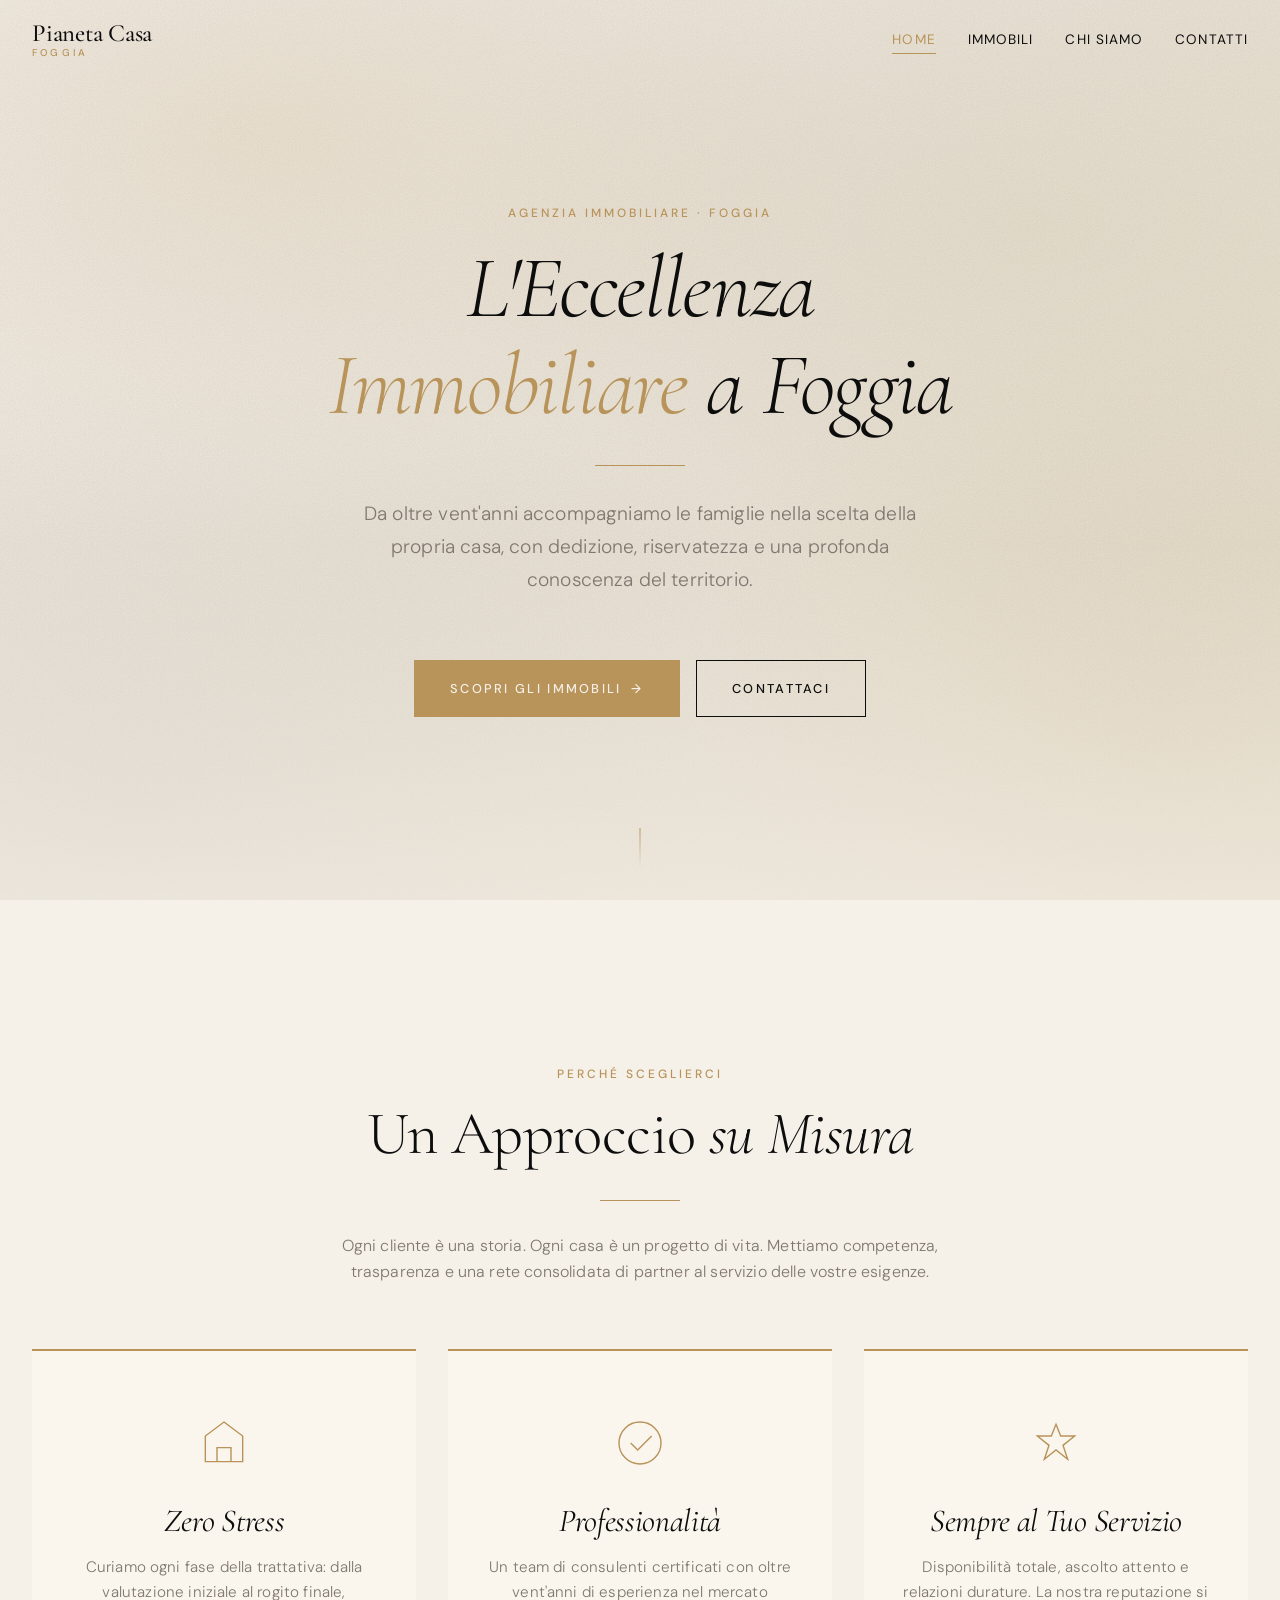
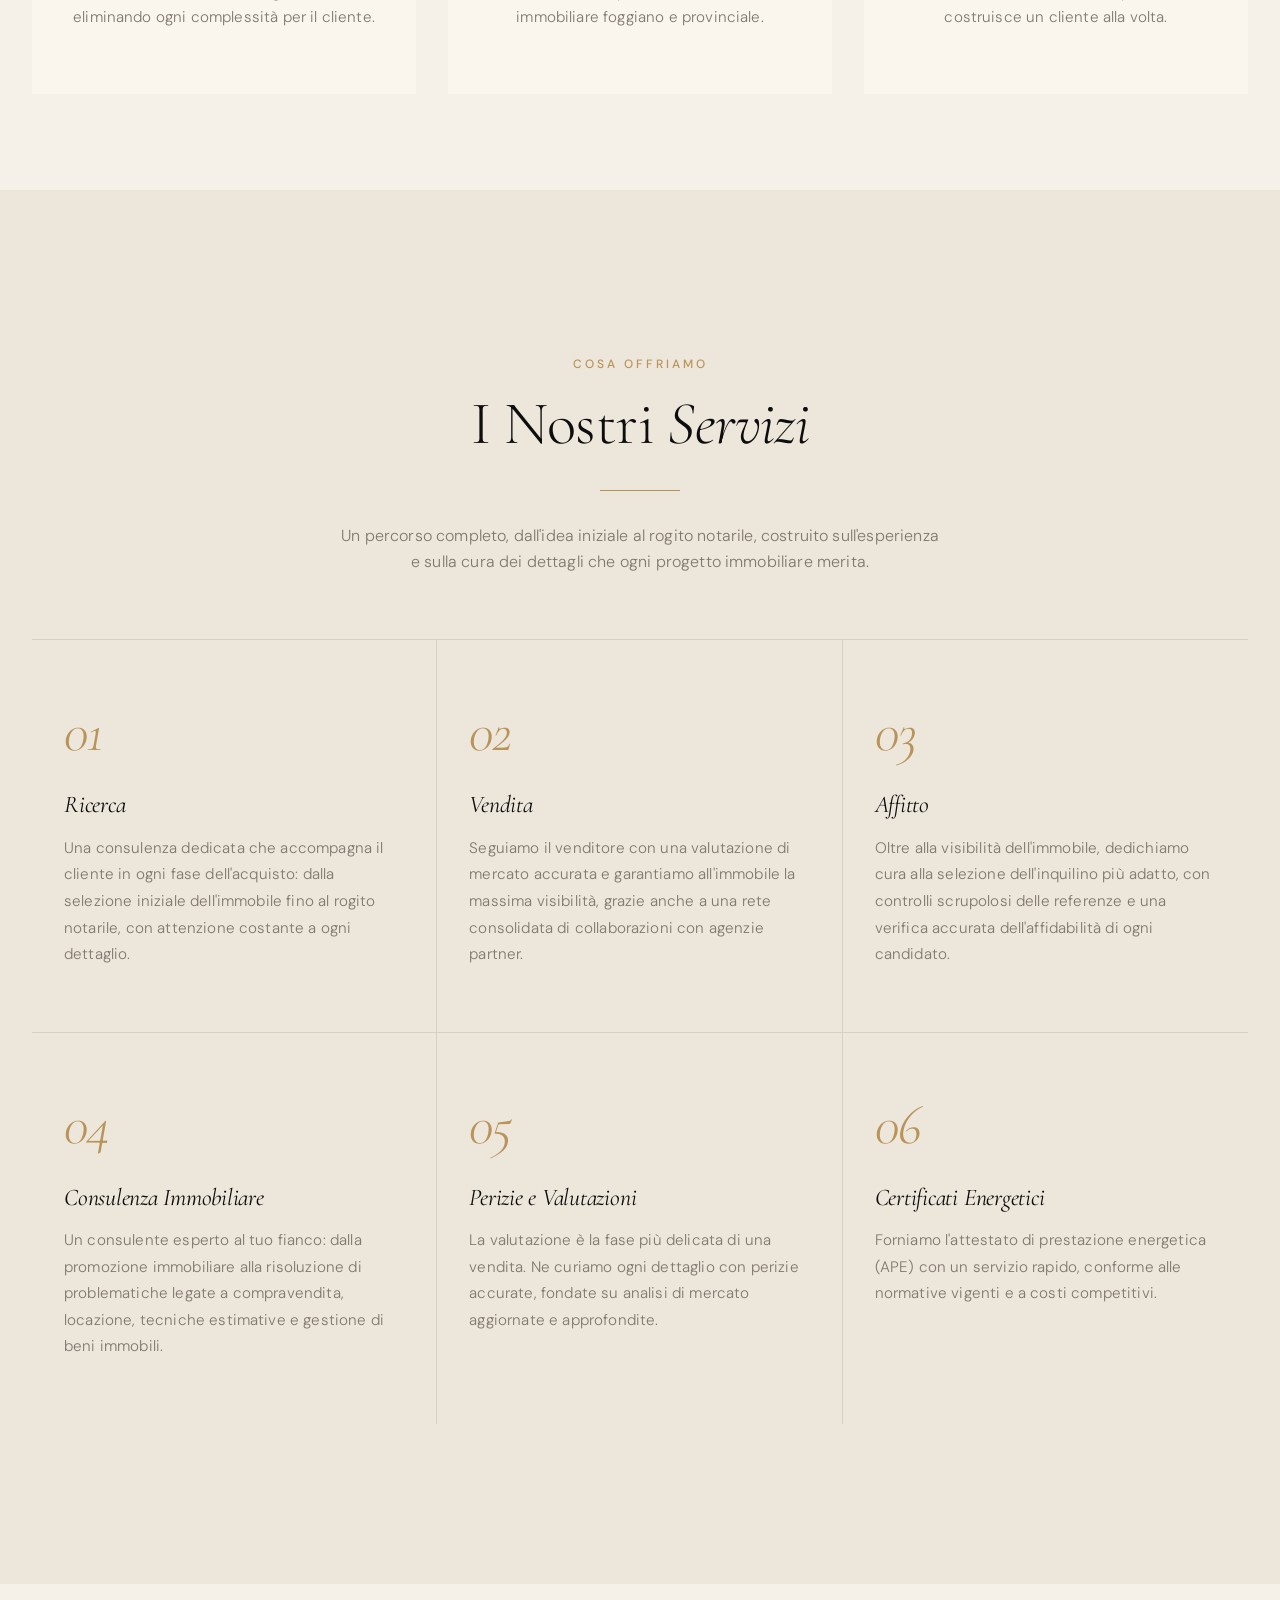
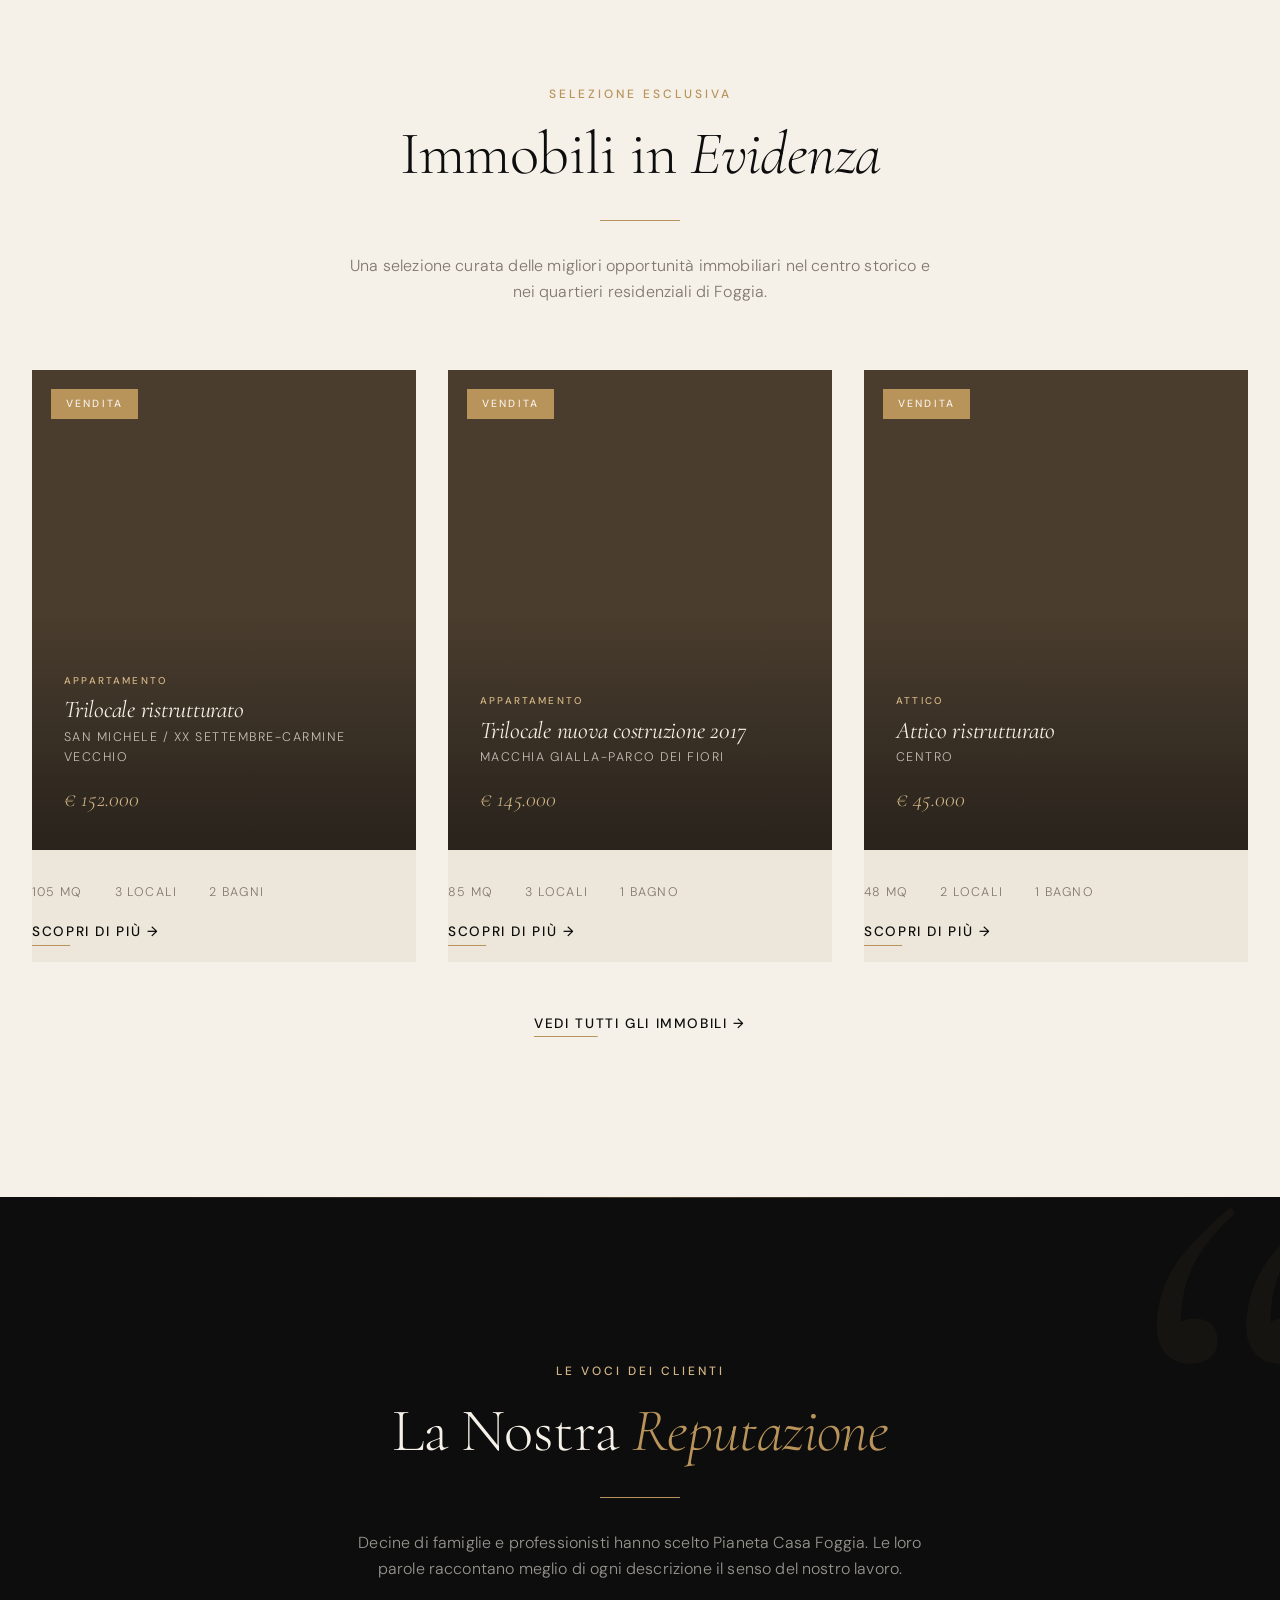
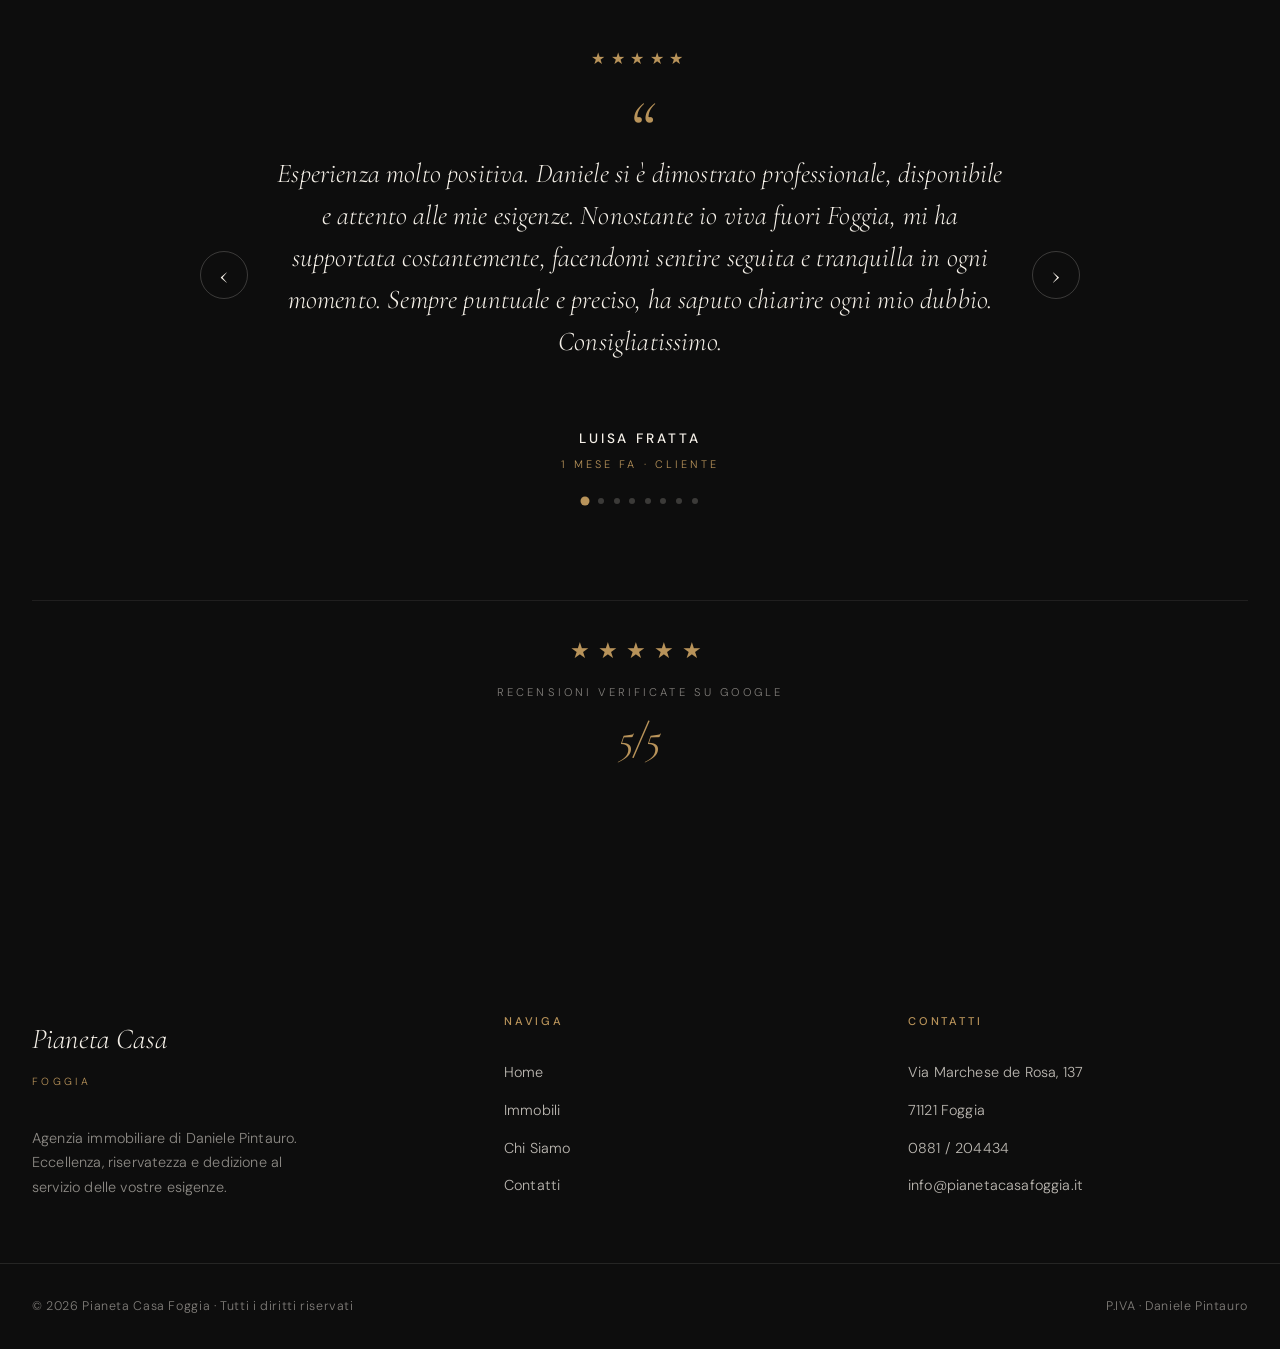
<file: index.html>
<!DOCTYPE html>
<html lang="it">
<head>
  <meta charset="UTF-8" />
  <meta name="viewport" content="width=device-width, initial-scale=1.0" />
  <meta name="description" content="Pianeta Casa Foggia — Eccellenza immobiliare nel cuore di Foggia. Vendita e affitto di immobili residenziali e commerciali." />
  <title>Pianeta Casa Foggia — L'Eccellenza Immobiliare</title>
  <link rel="preconnect" href="https://fonts.googleapis.com" />
  <link rel="preconnect" href="https://fonts.gstatic.com" crossorigin />
  <link href="https://fonts.googleapis.com/css2?family=Cormorant+Garamond:ital,wght@0,300;0,400;0,500;1,300;1,400;1,500&family=DM+Sans:wght@300;400;500;700&display=swap" rel="stylesheet" />
  <link rel="stylesheet" href="style.css" />
</head>
<body>

  <!-- ============== NAVBAR ============== -->
  <header class="navbar">
    <div class="nav-inner">
      <a href="index.html" class="nav-logo">
        <span class="logo-main">Pianeta Casa</span>
        <span class="logo-sub">Foggia</span>
      </a>
      <button class="hamburger" aria-label="Menu" aria-expanded="false">
        <span></span>
        <span></span>
      </button>
      <ul class="nav-links">
        <li><a href="index.html">Home</a></li>
        <li><a href="immobili.html">Immobili</a></li>
        <li><a href="chi-siamo.html">Chi Siamo</a></li>
        <li><a href="contatti.html">Contatti</a></li>
      </ul>
    </div>
  </header>

  <main>

    <!-- ============== HERO ============== -->
    <section class="hero">
      <div class="hero-bg" aria-hidden="true"></div>
      <div class="hero-content reveal">
        <span class="eyebrow">Agenzia Immobiliare · Foggia</span>
        <h1>L'Eccellenza<br/><span class="accent">Immobiliare</span> a Foggia</h1>
        <hr class="hero-rule" />
        <p class="hero-sub">Da oltre vent'anni accompagniamo le famiglie nella scelta della propria casa, con dedizione, riservatezza e una profonda conoscenza del territorio.</p>
        <div class="hero-ctas">
          <a href="immobili.html" class="btn btn-gold">Scopri gli Immobili <span class="arrow">→</span></a>
          <a href="contatti.html" class="btn btn-outline">Contattaci</a>
        </div>
      </div>
      <div class="scroll-indicator" aria-hidden="true">
        <span class="line"></span>
      </div>
    </section>

    <!-- ============== WHY US ============== -->
    <section class="why-us">
      <div class="container">
        <div class="section-heading reveal">
          <span class="eyebrow">Perché Sceglierci</span>
          <h2>Un Approccio <em>su Misura</em></h2>
          <hr class="gold-rule" />
          <p>Ogni cliente è una storia. Ogni casa è un progetto di vita. Mettiamo competenza, trasparenza e una rete consolidata di partner al servizio delle vostre esigenze.</p>
        </div>

        <div class="value-cards">
          <article class="value-card reveal reveal-delay-1">
            <div class="icon" aria-hidden="true">
              <svg viewBox="0 0 48 48"><path d="M24 6 L40 18 L40 40 L8 40 L8 18 Z"/><path d="M18 40 L18 28 L30 28 L30 40"/></svg>
            </div>
            <h3>Zero Stress</h3>
            <p>Curiamo ogni fase della trattativa: dalla valutazione iniziale al rogito finale, eliminando ogni complessità per il cliente.</p>
          </article>

          <article class="value-card reveal reveal-delay-2">
            <div class="icon" aria-hidden="true">
              <svg viewBox="0 0 48 48"><circle cx="24" cy="24" r="18"/><path d="M16 24 L22 30 L34 18"/></svg>
            </div>
            <h3>Professionalità</h3>
            <p>Un team di consulenti certificati con oltre vent'anni di esperienza nel mercato immobiliare foggiano e provinciale.</p>
          </article>

          <article class="value-card reveal reveal-delay-3">
            <div class="icon" aria-hidden="true">
              <svg viewBox="0 0 48 48"><path d="M24 8 L28 18 L40 18 L30 26 L34 38 L24 30 L14 38 L18 26 L8 18 L20 18 Z"/></svg>
            </div>
            <h3>Sempre al Tuo Servizio</h3>
            <p>Disponibilità totale, ascolto attento e relazioni durature. La nostra reputazione si costruisce un cliente alla volta.</p>
          </article>
        </div>
      </div>
    </section>

    <!-- ============== SERVIZI ============== -->
    <section class="servizi">
      <div class="container">
        <div class="section-heading reveal">
          <span class="eyebrow">Cosa Offriamo</span>
          <h2>I Nostri <em>Servizi</em></h2>
          <hr class="gold-rule" />
          <p>Un percorso completo, dall'idea iniziale al rogito notarile, costruito sull'esperienza e sulla cura dei dettagli che ogni progetto immobiliare merita.</p>
        </div>

        <div class="servizi-grid">

          <article class="servizio reveal reveal-delay-1">
            <span class="servizio-num">01</span>
            <h3>Ricerca</h3>
            <p>Una consulenza dedicata che accompagna il cliente in ogni fase dell'acquisto: dalla selezione iniziale dell'immobile fino al rogito notarile, con attenzione costante a ogni dettaglio.</p>
          </article>

          <article class="servizio reveal reveal-delay-2">
            <span class="servizio-num">02</span>
            <h3>Vendita</h3>
            <p>Seguiamo il venditore con una valutazione di mercato accurata e garantiamo all'immobile la massima visibilità, grazie anche a una rete consolidata di collaborazioni con agenzie partner.</p>
          </article>

          <article class="servizio reveal reveal-delay-3">
            <span class="servizio-num">03</span>
            <h3>Affitto</h3>
            <p>Oltre alla visibilità dell'immobile, dedichiamo cura alla selezione dell'inquilino più adatto, con controlli scrupolosi delle referenze e una verifica accurata dell'affidabilità di ogni candidato.</p>
          </article>

          <article class="servizio reveal reveal-delay-1">
            <span class="servizio-num">04</span>
            <h3>Consulenza Immobiliare</h3>
            <p>Un consulente esperto al tuo fianco: dalla promozione immobiliare alla risoluzione di problematiche legate a compravendita, locazione, tecniche estimative e gestione di beni immobili.</p>
          </article>

          <article class="servizio reveal reveal-delay-2">
            <span class="servizio-num">05</span>
            <h3>Perizie e Valutazioni</h3>
            <p>La valutazione è la fase più delicata di una vendita. Ne curiamo ogni dettaglio con perizie accurate, fondate su analisi di mercato aggiornate e approfondite.</p>
          </article>

          <article class="servizio reveal reveal-delay-3">
            <span class="servizio-num">06</span>
            <h3>Certificati Energetici</h3>
            <p>Forniamo l'attestato di prestazione energetica (APE) con un servizio rapido, conforme alle normative vigenti e a costi competitivi.</p>
          </article>

        </div>
      </div>
    </section>

    <!-- ============== FEATURED PROPERTIES ============== -->
    <section class="featured">
      <div class="container">
        <div class="section-heading reveal">
          <span class="eyebrow">Selezione Esclusiva</span>
          <h2>Immobili in <em>Evidenza</em></h2>
          <hr class="gold-rule" />
          <p>Una selezione curata delle migliori opportunità immobiliari nel centro storico e nei quartieri residenziali di Foggia.</p>
        </div>

        <div class="property-grid" id="featured-grid"></div>

        <div class="reveal" style="text-align: center; margin-top: 3rem;">
          <a href="immobili.html" class="gold-link">Vedi Tutti gli Immobili →</a>
        </div>
      </div>
    </section>

    <!-- ============== TESTIMONIANZE ============== -->
    <section class="testimonials">
      <div class="t-bg-quote" aria-hidden="true">&ldquo;</div>
      <div class="container">

        <div class="section-heading reveal">
          <span class="eyebrow eyebrow-light">Le Voci dei Clienti</span>
          <h2>La Nostra <em>Reputazione</em></h2>
          <hr class="gold-rule" />
          <p class="t-intro">Decine di famiglie e professionisti hanno scelto Pianeta Casa Foggia. Le loro parole raccontano meglio di ogni descrizione il senso del nostro lavoro.</p>
        </div>

        <div class="t-slider reveal" id="t-slider">
          <div class="t-track">

            <article class="testimonial active">
              <div class="t-stars" aria-label="5 stelle">★★★★★</div>
              <blockquote>Esperienza molto positiva. Daniele si è dimostrato professionale, disponibile e attento alle mie esigenze. Nonostante io viva fuori Foggia, mi ha supportata costantemente, facendomi sentire seguita e tranquilla in ogni momento. Sempre puntuale e preciso, ha saputo chiarire ogni mio dubbio. Consigliatissimo.</blockquote>
              <footer>
                <cite class="t-name">Luisa Fratta</cite>
                <span class="t-meta">1 mese fa · Cliente</span>
              </footer>
            </article>

            <article class="testimonial">
              <div class="t-stars" aria-label="5 stelle">★★★★★</div>
              <blockquote>Daniele Pintauro, un vero professionista del settore immobiliare. Sempre con garbo e disponibilità ci ha guidati fino alla conclusione della vendita, seguendo ogni fase con competenza, trasparenza e tanta pazienza. La sua capacità di valorizzare l'immobile in breve tempo e di gestire le trattative con tatto ha fatto davvero la differenza.</blockquote>
              <footer>
                <cite class="t-name">Ottavio Casolaro</cite>
                <span class="t-meta">7 mesi fa · Vendita</span>
              </footer>
            </article>

            <article class="testimonial">
              <div class="t-stars" aria-label="5 stelle">★★★★★</div>
              <blockquote>Daniele ci ha seguito nella vendita del nostro appartamento in maniera impeccabile. Splendida persona e ottimo professionista: ha svolto il suo lavoro con professionalità, puntualità, disponibilità e competenza. Non potevamo chiedere di meglio.</blockquote>
              <footer>
                <cite class="t-name">Fabio Pantone</cite>
                <span class="t-meta">1 anno fa · Vendita</span>
              </footer>
            </article>

            <article class="testimonial">
              <div class="t-stars" aria-label="5 stelle">★★★★★</div>
              <blockquote>Mi sono affidata a Pianeta Casa seguendo il consiglio di un'amica e ho fatto bene. Dopo svariati tentativi con altre agenzie e dieci anni di delusioni, è stata una fortuna incontrare Daniele. Con grande professionalità è riuscito in pochi mesi, in piena pandemia, a portare a termine l'incarico. La consiglio vivamente.</blockquote>
              <footer>
                <cite class="t-name">Marzia Mazzarella</cite>
                <span class="t-meta">Local Guide · Vendita</span>
              </footer>
            </article>

            <article class="testimonial">
              <div class="t-stars" aria-label="5 stelle">★★★★★</div>
              <blockquote>Ci siamo rivolti a questa agenzia per l'affitto di un appartamento. Abbiamo trovato grande professionalità, serietà e competenza, oltre a una non comune gentilezza e chiarezza comunicativa. Non affidatevi a nessuno se non a Daniele.</blockquote>
              <footer>
                <cite class="t-name">Roberta Mastroluca</cite>
                <span class="t-meta">1 anno fa · Affitto</span>
              </footer>
            </article>

            <article class="testimonial">
              <div class="t-stars" aria-label="5 stelle">★★★★★</div>
              <blockquote>Il titolare Daniele Pintauro: professionista preparato, corretto ed educato. Merce rara nel mercato immobiliare.</blockquote>
              <footer>
                <cite class="t-name">Fra Cattich</cite>
                <span class="t-meta">1 anno fa · Cliente</span>
              </footer>
            </article>

            <article class="testimonial">
              <div class="t-stars" aria-label="5 stelle">★★★★★</div>
              <blockquote>Ottima esperienza con l'agenzia Pianeta Casa. Un ringraziamento particolare a Daniele Pintauro per averci seguiti passo dopo passo, con pazienza, durante l'intera procedura per l'acquisto di un immobile.</blockquote>
              <footer>
                <cite class="t-name">Antonio Cagnazzo</cite>
                <span class="t-meta">2 anni fa · Acquisto</span>
              </footer>
            </article>

            <article class="testimonial">
              <div class="t-stars" aria-label="5 stelle">★★★★★</div>
              <blockquote>Professionalità. Pazienza. Competenza. Onestà. Gentilezza. Il Top.</blockquote>
              <footer>
                <cite class="t-name">Maria Cappa</cite>
                <span class="t-meta">Local Guide · Cliente</span>
              </footer>
            </article>

          </div>

          <button class="t-nav t-prev" aria-label="Recensione precedente">‹</button>
          <button class="t-nav t-next" aria-label="Recensione successiva">›</button>
          <div class="t-dots" role="tablist" aria-label="Naviga recensioni"></div>
        </div>

        <div class="t-google reveal">
          <div class="g-stars">★★★★★</div>
          <span>Recensioni verificate su Google</span>
          <div class="g-score">5/5</div>
        </div>

      </div>
    </section>

  </main>

  <!-- ============== FOOTER ============== -->
  <footer class="footer">
    <div class="footer-inner">
      <div class="footer-brand">
        <span class="logo-main">Pianeta Casa</span>
        <span class="logo-sub">Foggia</span>
        <p>Agenzia immobiliare di Daniele Pintauro. Eccellenza, riservatezza e dedizione al servizio delle vostre esigenze.</p>
      </div>
      <div class="footer-col">
        <h4>Naviga</h4>
        <ul>
          <li><a href="index.html">Home</a></li>
          <li><a href="immobili.html">Immobili</a></li>
          <li><a href="chi-siamo.html">Chi Siamo</a></li>
          <li><a href="contatti.html">Contatti</a></li>
        </ul>
      </div>
      <div class="footer-col">
        <h4>Contatti</h4>
        <ul>
          <li><span class="info">Via Marchese de Rosa, 137</span></li>
          <li><span class="info">71121 Foggia</span></li>
          <li><a href="tel:+390881204434">0881 / 204434</a></li>
          <li><a href="mailto:info@pianetacasafoggia.it">info@pianetacasafoggia.it</a></li>
        </ul>
      </div>
    </div>
    <div class="footer-bottom">
      <span>© 2026 Pianeta Casa Foggia · Tutti i diritti riservati</span>
      <span>P.IVA · Daniele Pintauro</span>
    </div>
  </footer>

  <script src="properties.js"></script>
  <script src="main.js"></script>
</body>
</html>
</file>
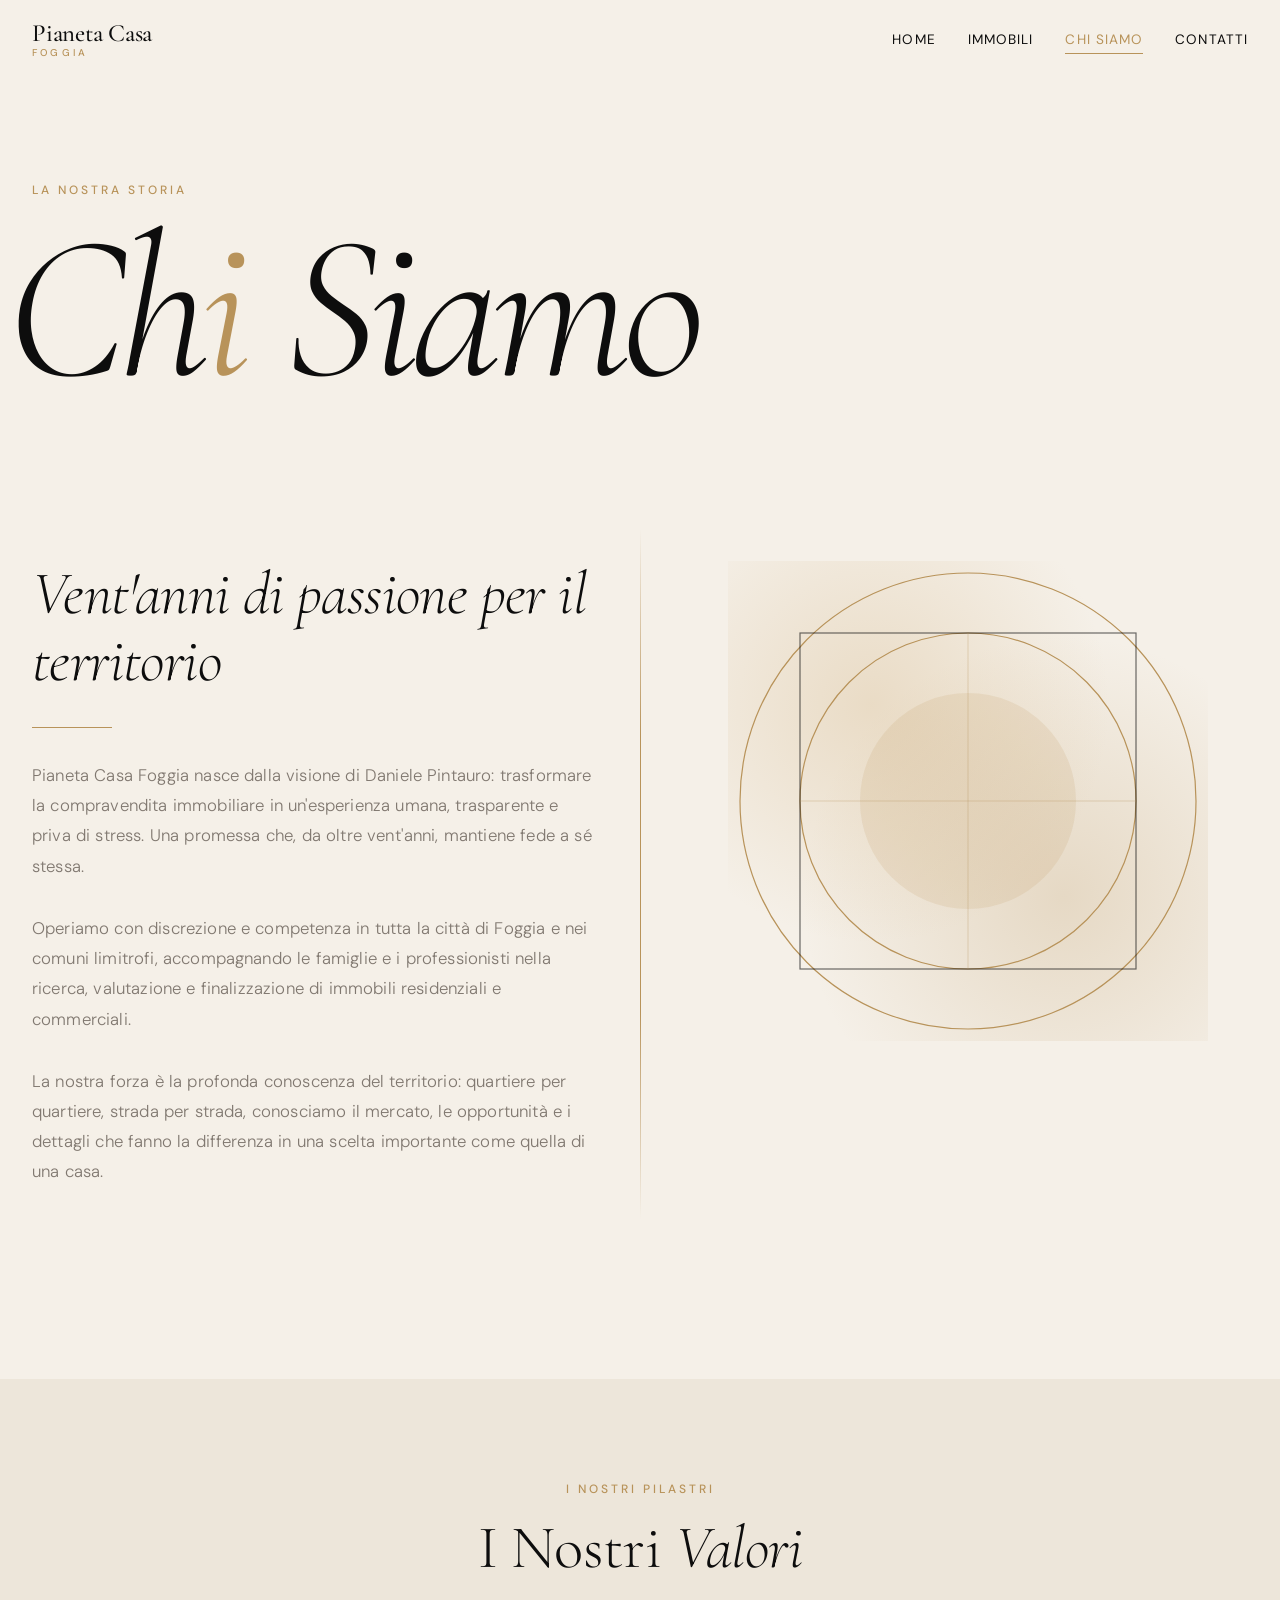
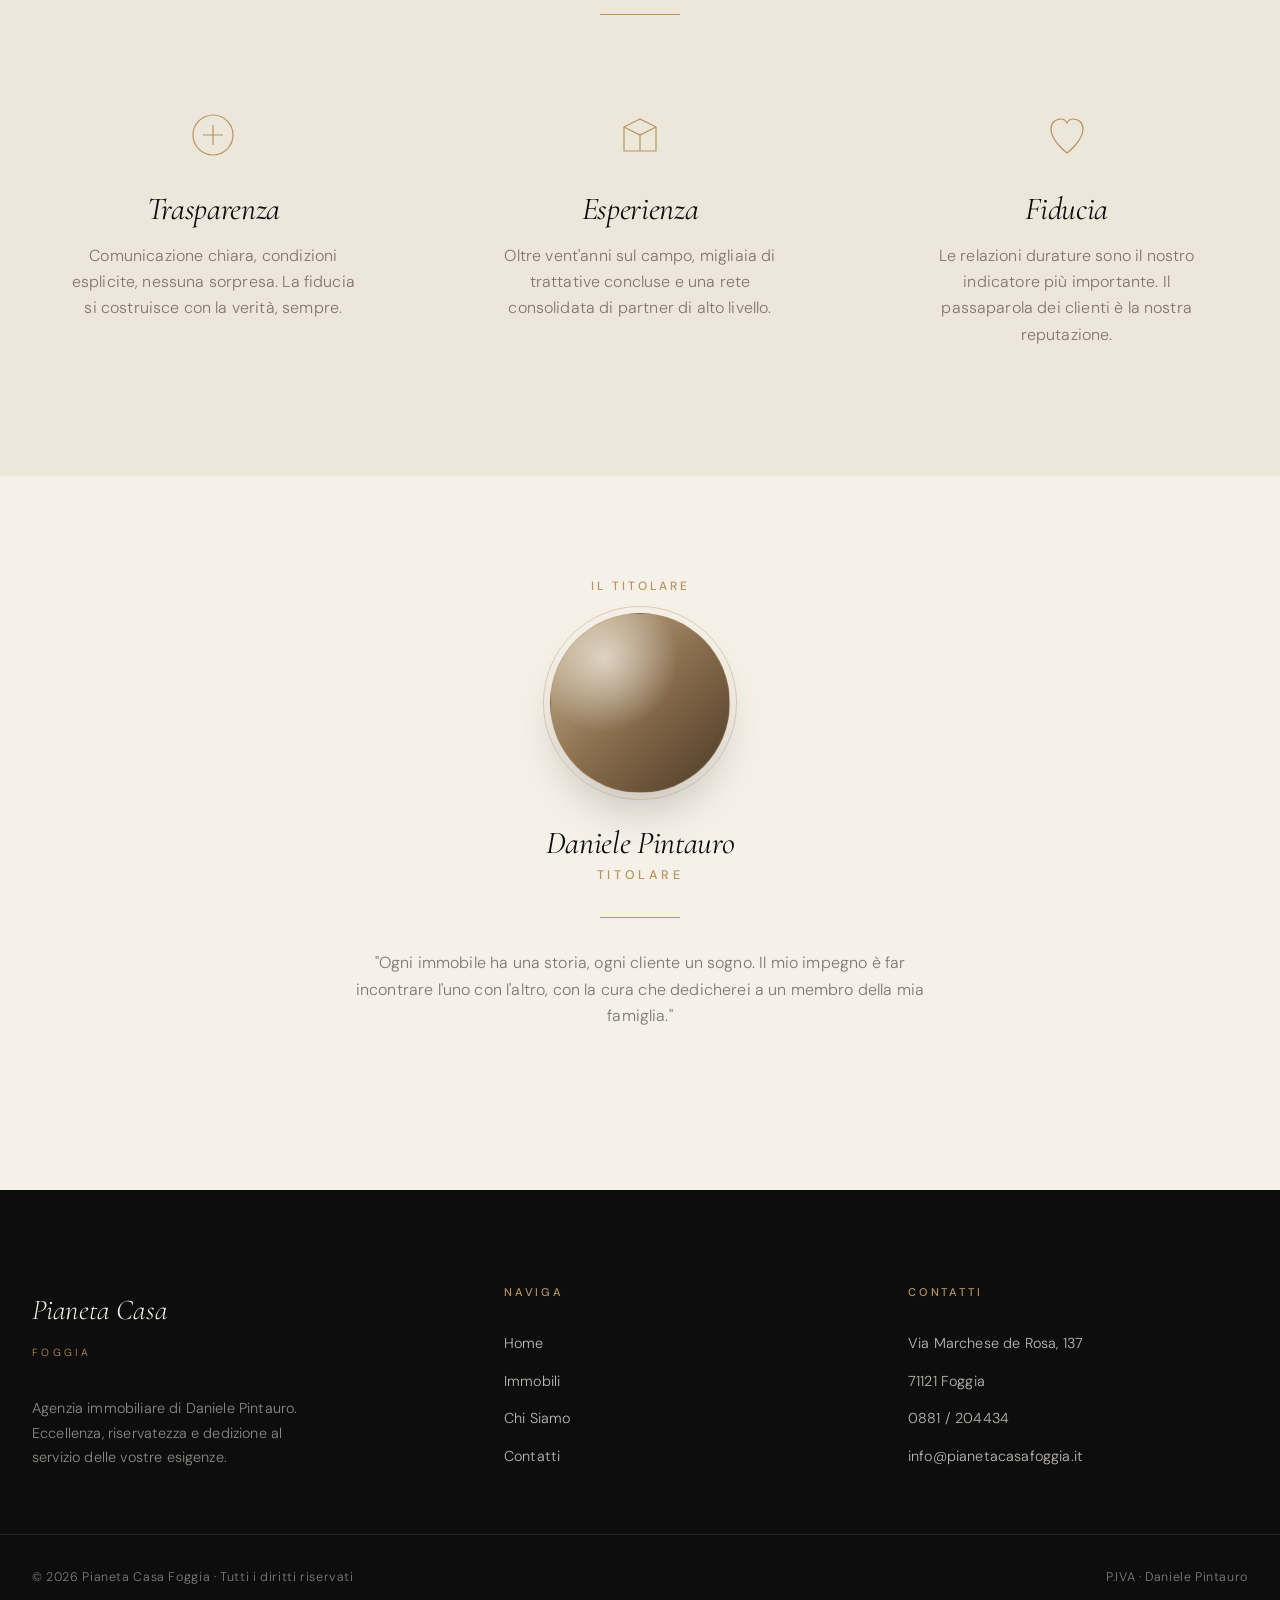
<file: chi-siamo.html>
<!DOCTYPE html>
<html lang="it">
<head>
  <meta charset="UTF-8" />
  <meta name="viewport" content="width=device-width, initial-scale=1.0" />
  <meta name="description" content="Chi siamo — Pianeta Casa Foggia. La storia, i valori e le persone dietro la nostra agenzia immobiliare." />
  <title>Chi Siamo — Pianeta Casa Foggia</title>
  <link rel="preconnect" href="https://fonts.googleapis.com" />
  <link rel="preconnect" href="https://fonts.gstatic.com" crossorigin />
  <link href="https://fonts.googleapis.com/css2?family=Cormorant+Garamond:ital,wght@0,300;0,400;0,500;1,300;1,400;1,500&family=DM+Sans:wght@300;400;500;700&display=swap" rel="stylesheet" />
  <link rel="stylesheet" href="style.css" />
</head>
<body>

  <!-- ============== NAVBAR ============== -->
  <header class="navbar">
    <div class="nav-inner">
      <a href="index.html" class="nav-logo">
        <span class="logo-main">Pianeta Casa</span>
        <span class="logo-sub">Foggia</span>
      </a>
      <button class="hamburger" aria-label="Menu" aria-expanded="false">
        <span></span>
        <span></span>
      </button>
      <ul class="nav-links">
        <li><a href="index.html">Home</a></li>
        <li><a href="immobili.html">Immobili</a></li>
        <li><a href="chi-siamo.html">Chi Siamo</a></li>
        <li><a href="contatti.html">Contatti</a></li>
      </ul>
    </div>
  </header>

  <main>

    <!-- ============== EDITORIAL HERO ============== -->
    <section class="chi-siamo-hero">
      <div class="container reveal">
        <span class="eyebrow">La Nostra Storia</span>
        <h1 class="editorial-title">Ch<span class="gold-i">i</span> Siamo</h1>
      </div>
    </section>

    <!-- ============== TWO COLUMN ============== -->
    <section style="padding-top: 0;">
      <div class="container">
        <div class="chi-siamo-grid">

          <div class="chi-siamo-text reveal">
            <h2><em>Vent'anni</em> di passione per il territorio</h2>
            <hr class="gold-rule gold-rule-left" />
            <p>Pianeta Casa Foggia nasce dalla visione di Daniele Pintauro: trasformare la compravendita immobiliare in un'esperienza umana, trasparente e priva di stress. Una promessa che, da oltre vent'anni, mantiene fede a sé stessa.</p>
            <p>Operiamo con discrezione e competenza in tutta la città di Foggia e nei comuni limitrofi, accompagnando le famiglie e i professionisti nella ricerca, valutazione e finalizzazione di immobili residenziali e commerciali.</p>
            <p>La nostra forza è la profonda conoscenza del territorio: quartiere per quartiere, strada per strada, conosciamo il mercato, le opportunità e i dettagli che fanno la differenza in una scelta importante come quella di una casa.</p>
          </div>

          <div class="geometric reveal reveal-delay-2" aria-hidden="true">
            <div class="geometric-shape"></div>
            <svg viewBox="0 0 400 400">
              <circle class="circle-outline" cx="200" cy="200" r="190"/>
              <circle class="circle-outline" cx="200" cy="200" r="140"/>
              <circle class="gold-fill" cx="200" cy="200" r="90"/>
              <rect class="square-outline" x="60" y="60" width="280" height="280"/>
              <line x1="60" y1="200" x2="340" y2="200" stroke="#B8935A" stroke-width="0.5" opacity="0.5"/>
              <line x1="200" y1="60" x2="200" y2="340" stroke="#B8935A" stroke-width="0.5" opacity="0.5"/>
            </svg>
          </div>

        </div>
      </div>
    </section>

    <!-- ============== VALUES ============== -->
    <section class="values">
      <div class="container">
        <div class="section-heading reveal">
          <span class="eyebrow">I Nostri Pilastri</span>
          <h2>I Nostri <em>Valori</em></h2>
          <hr class="gold-rule" />
        </div>

        <div class="values-grid">

          <div class="value-item reveal reveal-delay-1">
            <div class="icon" aria-hidden="true">
              <svg viewBox="0 0 48 48"><circle cx="24" cy="24" r="20"/><path d="M14 24 L34 24 M24 14 L24 34"/></svg>
            </div>
            <h3>Trasparenza</h3>
            <p>Comunicazione chiara, condizioni esplicite, nessuna sorpresa. La fiducia si costruisce con la verità, sempre.</p>
          </div>

          <div class="value-item reveal reveal-delay-2">
            <div class="icon" aria-hidden="true">
              <svg viewBox="0 0 48 48"><path d="M8 40 L8 16 L24 8 L40 16 L40 40 Z"/><path d="M8 16 L24 24 L40 16"/><path d="M24 24 L24 40"/></svg>
            </div>
            <h3>Esperienza</h3>
            <p>Oltre vent'anni sul campo, migliaia di trattative concluse e una rete consolidata di partner di alto livello.</p>
          </div>

          <div class="value-item reveal reveal-delay-3">
            <div class="icon" aria-hidden="true">
              <svg viewBox="0 0 48 48"><path d="M24 42 C24 42 8 30 8 18 C8 12 12 8 18 8 C21 8 23 10 24 12 C25 10 27 8 30 8 C36 8 40 12 40 18 C40 30 24 42 24 42 Z"/></svg>
            </div>
            <h3>Fiducia</h3>
            <p>Le relazioni durature sono il nostro indicatore più importante. Il passaparola dei clienti è la nostra reputazione.</p>
          </div>

        </div>
      </div>
    </section>

    <!-- ============== OWNER ============== -->
    <section class="owner">
      <div class="container-narrow reveal">
        <span class="eyebrow">Il Titolare</span>
        <div class="owner-avatar" aria-label="Daniele Pintauro"></div>
        <h3>Daniele Pintauro</h3>
        <div class="title">Titolare</div>
        <hr class="gold-rule" />
        <p style="max-width: 600px; margin: 0 auto;">"Ogni immobile ha una storia, ogni cliente un sogno. Il mio impegno è far incontrare l'uno con l'altro, con la cura che dedicherei a un membro della mia famiglia."</p>
      </div>
    </section>

  </main>

  <!-- ============== FOOTER ============== -->
  <footer class="footer">
    <div class="footer-inner">
      <div class="footer-brand">
        <span class="logo-main">Pianeta Casa</span>
        <span class="logo-sub">Foggia</span>
        <p>Agenzia immobiliare di Daniele Pintauro. Eccellenza, riservatezza e dedizione al servizio delle vostre esigenze.</p>
      </div>
      <div class="footer-col">
        <h4>Naviga</h4>
        <ul>
          <li><a href="index.html">Home</a></li>
          <li><a href="immobili.html">Immobili</a></li>
          <li><a href="chi-siamo.html">Chi Siamo</a></li>
          <li><a href="contatti.html">Contatti</a></li>
        </ul>
      </div>
      <div class="footer-col">
        <h4>Contatti</h4>
        <ul>
          <li><span class="info">Via Marchese de Rosa, 137</span></li>
          <li><span class="info">71121 Foggia</span></li>
          <li><a href="tel:+390881204434">0881 / 204434</a></li>
          <li><a href="mailto:info@pianetacasafoggia.it">info@pianetacasafoggia.it</a></li>
        </ul>
      </div>
    </div>
    <div class="footer-bottom">
      <span>© 2026 Pianeta Casa Foggia · Tutti i diritti riservati</span>
      <span>P.IVA · Daniele Pintauro</span>
    </div>
  </footer>

  <script src="properties.js"></script>
  <script src="main.js"></script>
</body>
</html>
</file>
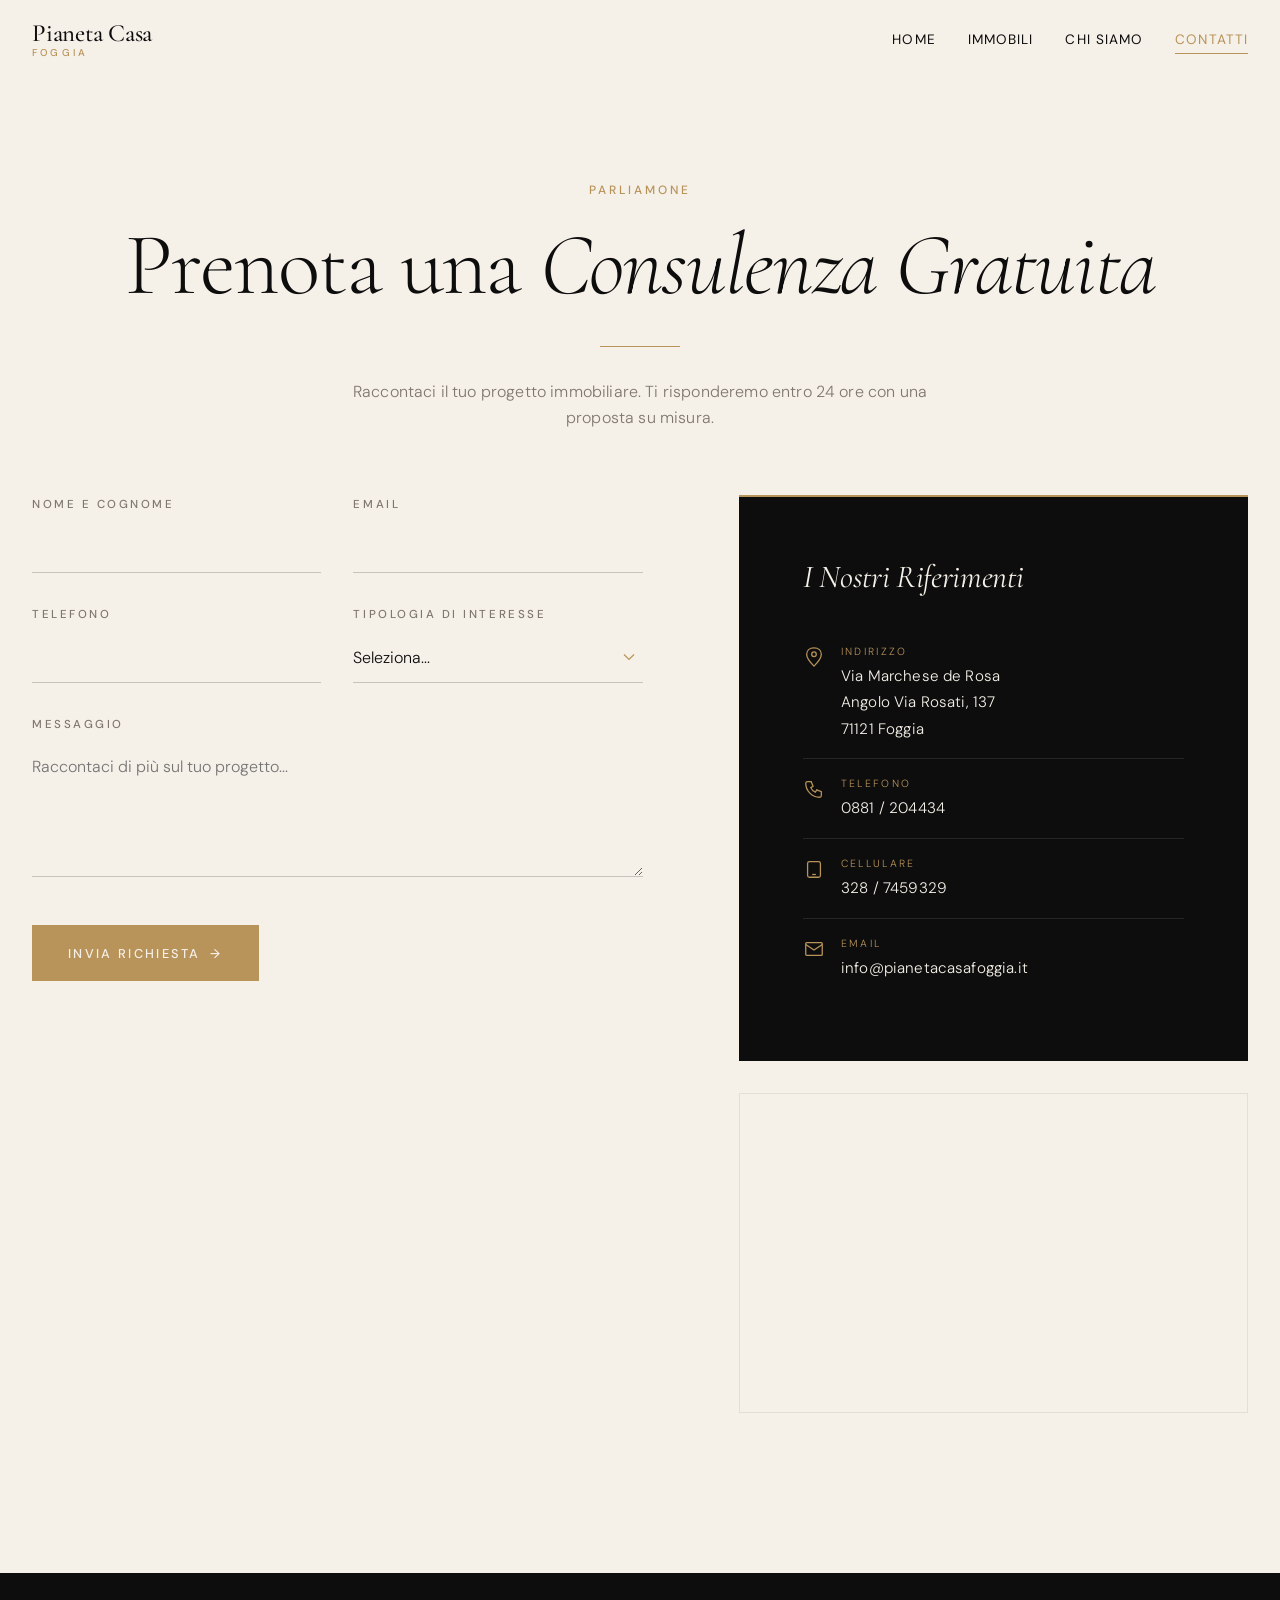
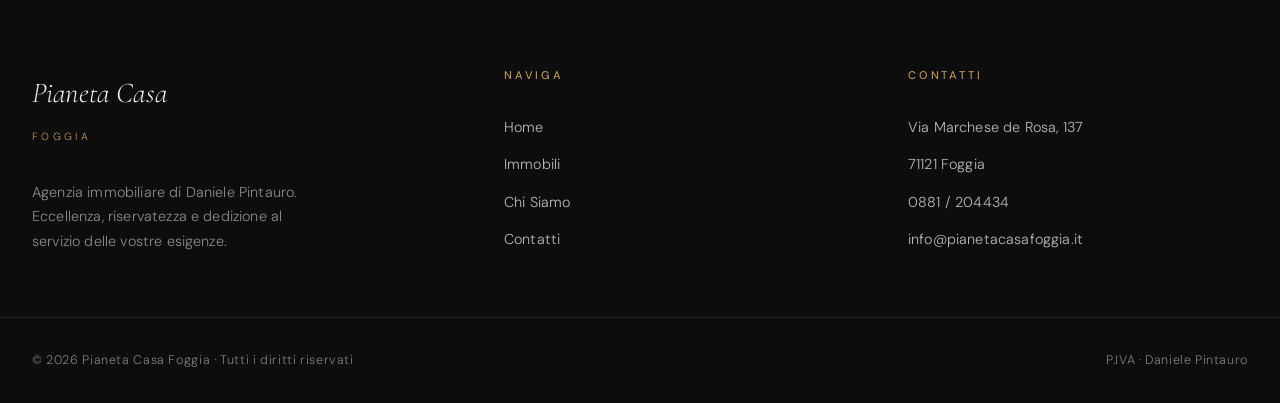
<file: contatti.html>
<!DOCTYPE html>
<html lang="it">
<head>
  <meta charset="UTF-8" />
  <meta name="viewport" content="width=device-width, initial-scale=1.0" />
  <meta name="description" content="Contatta Pianeta Casa Foggia per una consulenza immobiliare gratuita. Siamo in Via Marchese de Rosa, Foggia." />
  <title>Contatti — Pianeta Casa Foggia</title>
  <link rel="preconnect" href="https://fonts.googleapis.com" />
  <link rel="preconnect" href="https://fonts.gstatic.com" crossorigin />
  <link href="https://fonts.googleapis.com/css2?family=Cormorant+Garamond:ital,wght@0,300;0,400;0,500;1,300;1,400;1,500&family=DM+Sans:wght@300;400;500;700&display=swap" rel="stylesheet" />
  <link rel="stylesheet" href="style.css" />
</head>
<body>

  <!-- ============== NAVBAR ============== -->
  <header class="navbar">
    <div class="nav-inner">
      <a href="index.html" class="nav-logo">
        <span class="logo-main">Pianeta Casa</span>
        <span class="logo-sub">Foggia</span>
      </a>
      <button class="hamburger" aria-label="Menu" aria-expanded="false">
        <span></span>
        <span></span>
      </button>
      <ul class="nav-links">
        <li><a href="index.html">Home</a></li>
        <li><a href="immobili.html">Immobili</a></li>
        <li><a href="chi-siamo.html">Chi Siamo</a></li>
        <li><a href="contatti.html">Contatti</a></li>
      </ul>
    </div>
  </header>

  <main>

    <section class="contatti-section">
      <div class="container">

        <div class="section-heading reveal">
          <span class="eyebrow">Parliamone</span>
          <h1>Prenota una <em>Consulenza Gratuita</em></h1>
          <hr class="gold-rule" />
          <p>Raccontaci il tuo progetto immobiliare. Ti risponderemo entro 24 ore con una proposta su misura.</p>
        </div>

        <div class="contatti-grid">

          <!-- LEFT: FORM -->
          <div class="form-wrap reveal">
            <form id="contact-form" novalidate>
              <div class="form-row">
                <div class="form-group">
                  <label for="nome">Nome e Cognome</label>
                  <input type="text" id="nome" name="nome" required autocomplete="name" />
                </div>
                <div class="form-group">
                  <label for="email">Email</label>
                  <input type="email" id="email" name="email" required autocomplete="email" />
                </div>
              </div>

              <div class="form-row">
                <div class="form-group">
                  <label for="telefono">Telefono</label>
                  <input type="tel" id="telefono" name="telefono" autocomplete="tel" />
                </div>
                <div class="form-group">
                  <label for="tipologia">Tipologia di Interesse</label>
                  <select id="tipologia" name="tipologia" required>
                    <option value="">Seleziona...</option>
                    <option value="acquisto">Acquisto</option>
                    <option value="affitto">Affitto</option>
                    <option value="vendita">Vendita</option>
                    <option value="altro">Altro</option>
                  </select>
                </div>
              </div>

              <div class="form-group">
                <label for="messaggio">Messaggio</label>
                <textarea id="messaggio" name="messaggio" rows="5" required placeholder="Raccontaci di più sul tuo progetto..."></textarea>
              </div>

              <button type="submit" class="btn btn-gold">Invia Richiesta <span class="arrow">→</span></button>
            </form>

            <div id="form-success" class="form-success" role="status" aria-live="polite">
              <h4>Grazie per averci scritto.</h4>
              <p>Abbiamo ricevuto la tua richiesta. Ti contatteremo entro 24 ore.</p>
            </div>
          </div>

          <!-- RIGHT: CONTACT CARD -->
          <div class="reveal reveal-delay-2">
            <div class="contact-card">
              <h3>I Nostri Riferimenti</h3>

              <div class="contact-item">
                <div class="icon" aria-hidden="true">
                  <svg viewBox="0 0 24 24"><path d="M12 22 C12 22 4 14 4 9 C4 5 7 2 12 2 C17 2 20 5 20 9 C20 14 12 22 12 22 Z"/><circle cx="12" cy="9" r="2.5"/></svg>
                </div>
                <div>
                  <span class="info-label">Indirizzo</span>
                  <span class="info-value">Via Marchese de Rosa<br/>Angolo Via Rosati, 137<br/>71121 Foggia</span>
                </div>
              </div>

              <div class="contact-item">
                <div class="icon" aria-hidden="true">
                  <svg viewBox="0 0 24 24"><path d="M5 4 L9 4 L11 9 L8.5 10.5 C9.5 13 11 14.5 13.5 15.5 L15 13 L20 15 L20 19 C20 20 19 21 18 21 C10 21 3 14 3 6 C3 5 4 4 5 4 Z"/></svg>
                </div>
                <div>
                  <span class="info-label">Telefono</span>
                  <a href="tel:+390881204434" class="info-value">0881 / 204434</a>
                </div>
              </div>

              <div class="contact-item">
                <div class="icon" aria-hidden="true">
                  <svg viewBox="0 0 24 24"><rect x="5" y="4" width="14" height="17" rx="2"/><line x1="10" y1="18" x2="14" y2="18"/></svg>
                </div>
                <div>
                  <span class="info-label">Cellulare</span>
                  <a href="tel:+393287459329" class="info-value">328 / 7459329</a>
                </div>
              </div>

              <div class="contact-item">
                <div class="icon" aria-hidden="true">
                  <svg viewBox="0 0 24 24"><rect x="3" y="5" width="18" height="14" rx="1"/><polyline points="3,7 12,13 21,7"/></svg>
                </div>
                <div>
                  <span class="info-label">Email</span>
                  <a href="mailto:info@pianetacasafoggia.it" class="info-value">info@pianetacasafoggia.it</a>
                </div>
              </div>
            </div>

            <div class="map-wrap">
              <iframe
                src="https://www.google.com/maps?q=Via+Marchese+de+Rosa,+Foggia&output=embed"
                loading="lazy"
                referrerpolicy="no-referrer-when-downgrade"
                title="Mappa Pianeta Casa Foggia"
                allowfullscreen></iframe>
            </div>
          </div>

        </div>
      </div>
    </section>

  </main>

  <!-- ============== FOOTER ============== -->
  <footer class="footer">
    <div class="footer-inner">
      <div class="footer-brand">
        <span class="logo-main">Pianeta Casa</span>
        <span class="logo-sub">Foggia</span>
        <p>Agenzia immobiliare di Daniele Pintauro. Eccellenza, riservatezza e dedizione al servizio delle vostre esigenze.</p>
      </div>
      <div class="footer-col">
        <h4>Naviga</h4>
        <ul>
          <li><a href="index.html">Home</a></li>
          <li><a href="immobili.html">Immobili</a></li>
          <li><a href="chi-siamo.html">Chi Siamo</a></li>
          <li><a href="contatti.html">Contatti</a></li>
        </ul>
      </div>
      <div class="footer-col">
        <h4>Contatti</h4>
        <ul>
          <li><span class="info">Via Marchese de Rosa, 137</span></li>
          <li><span class="info">71121 Foggia</span></li>
          <li><a href="tel:+390881204434">0881 / 204434</a></li>
          <li><a href="mailto:info@pianetacasafoggia.it">info@pianetacasafoggia.it</a></li>
        </ul>
      </div>
    </div>
    <div class="footer-bottom">
      <span>© 2026 Pianeta Casa Foggia · Tutti i diritti riservati</span>
      <span>P.IVA · Daniele Pintauro</span>
    </div>
  </footer>

  <script src="properties.js"></script>
  <script src="main.js"></script>
</body>
</html>
</file>
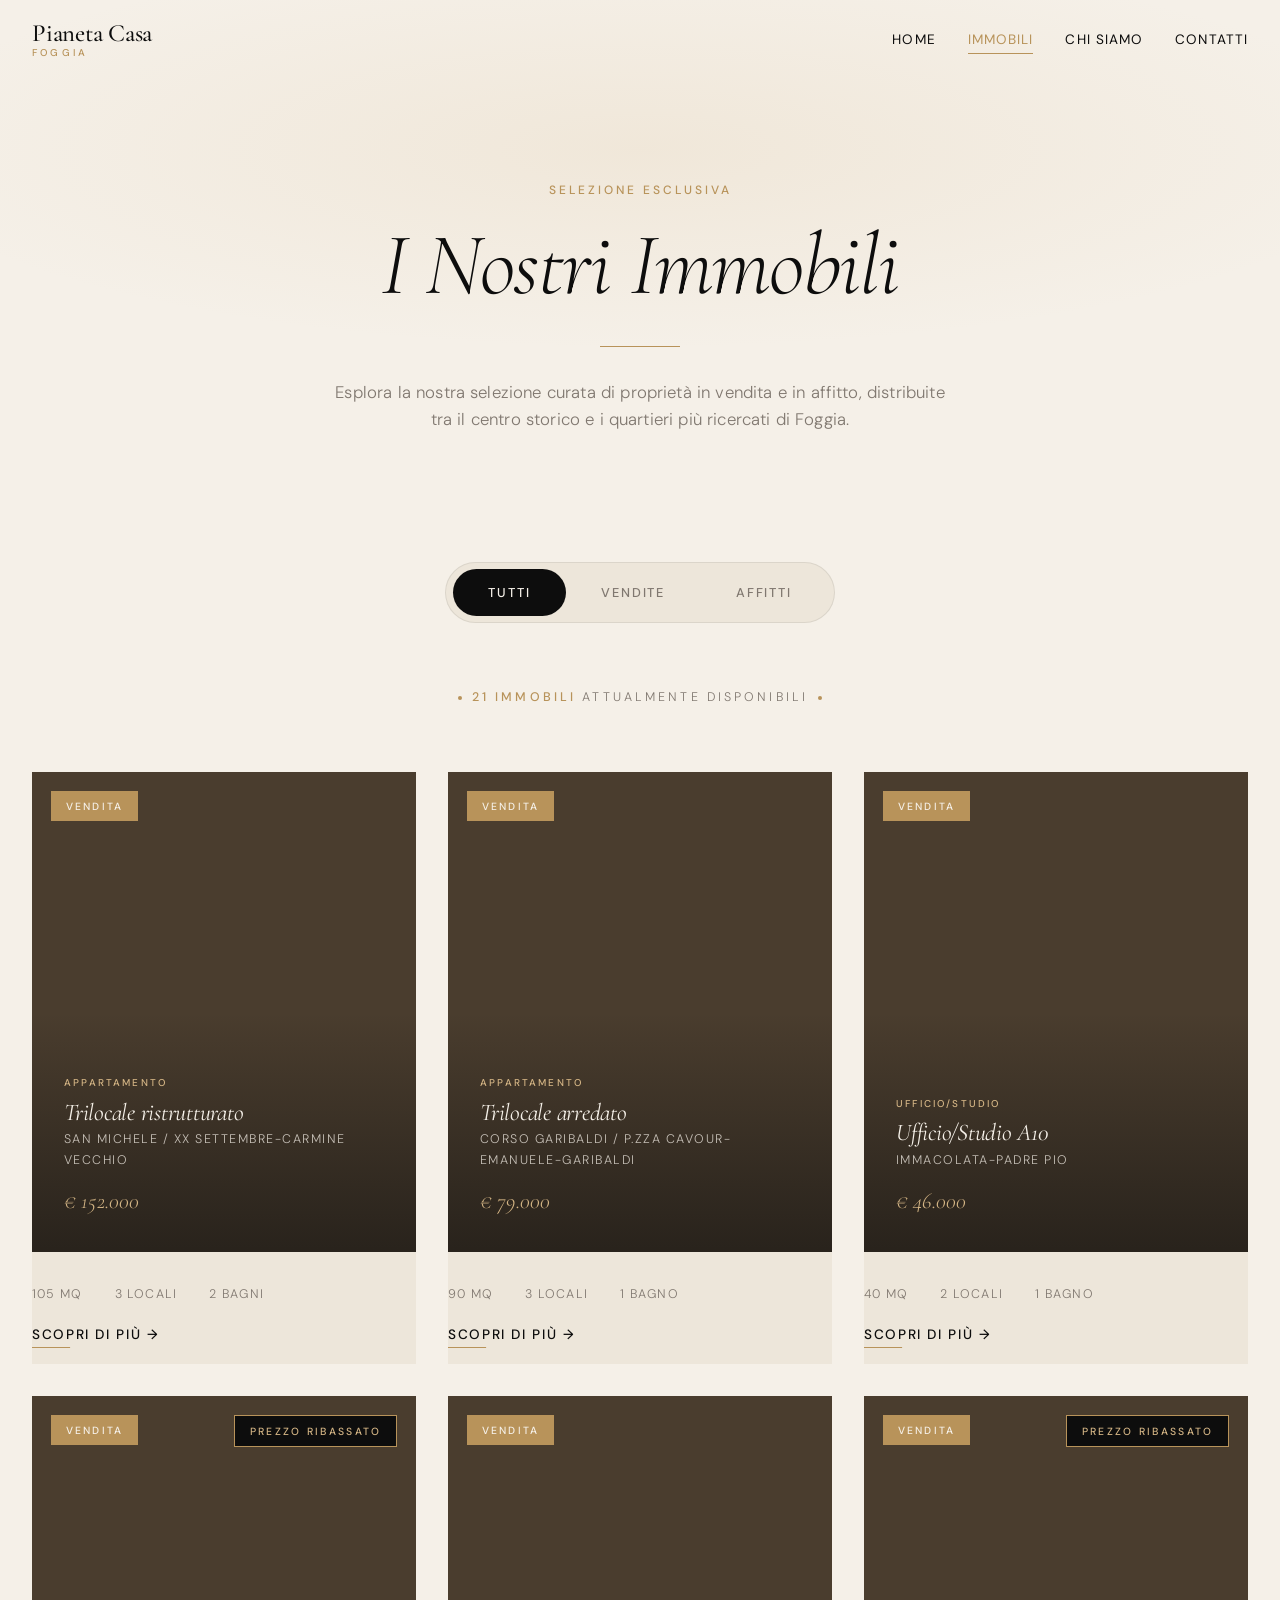
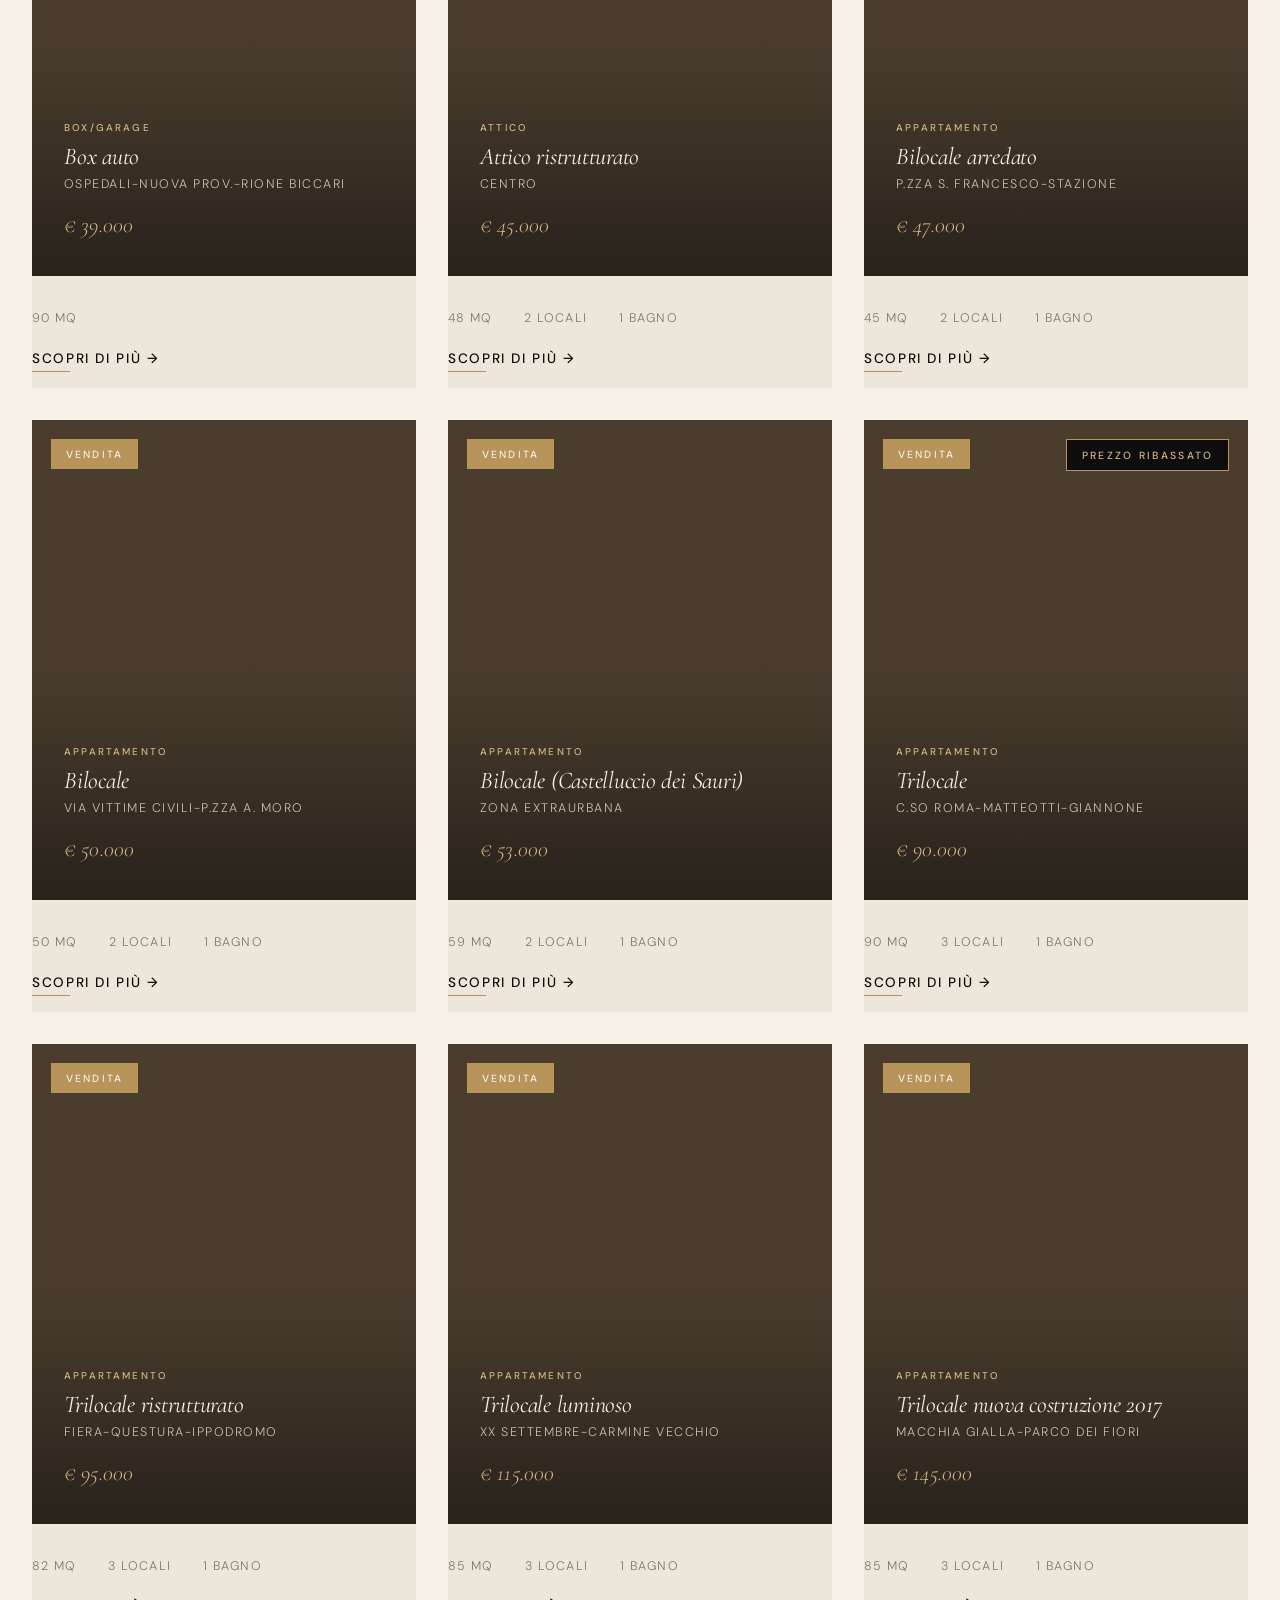
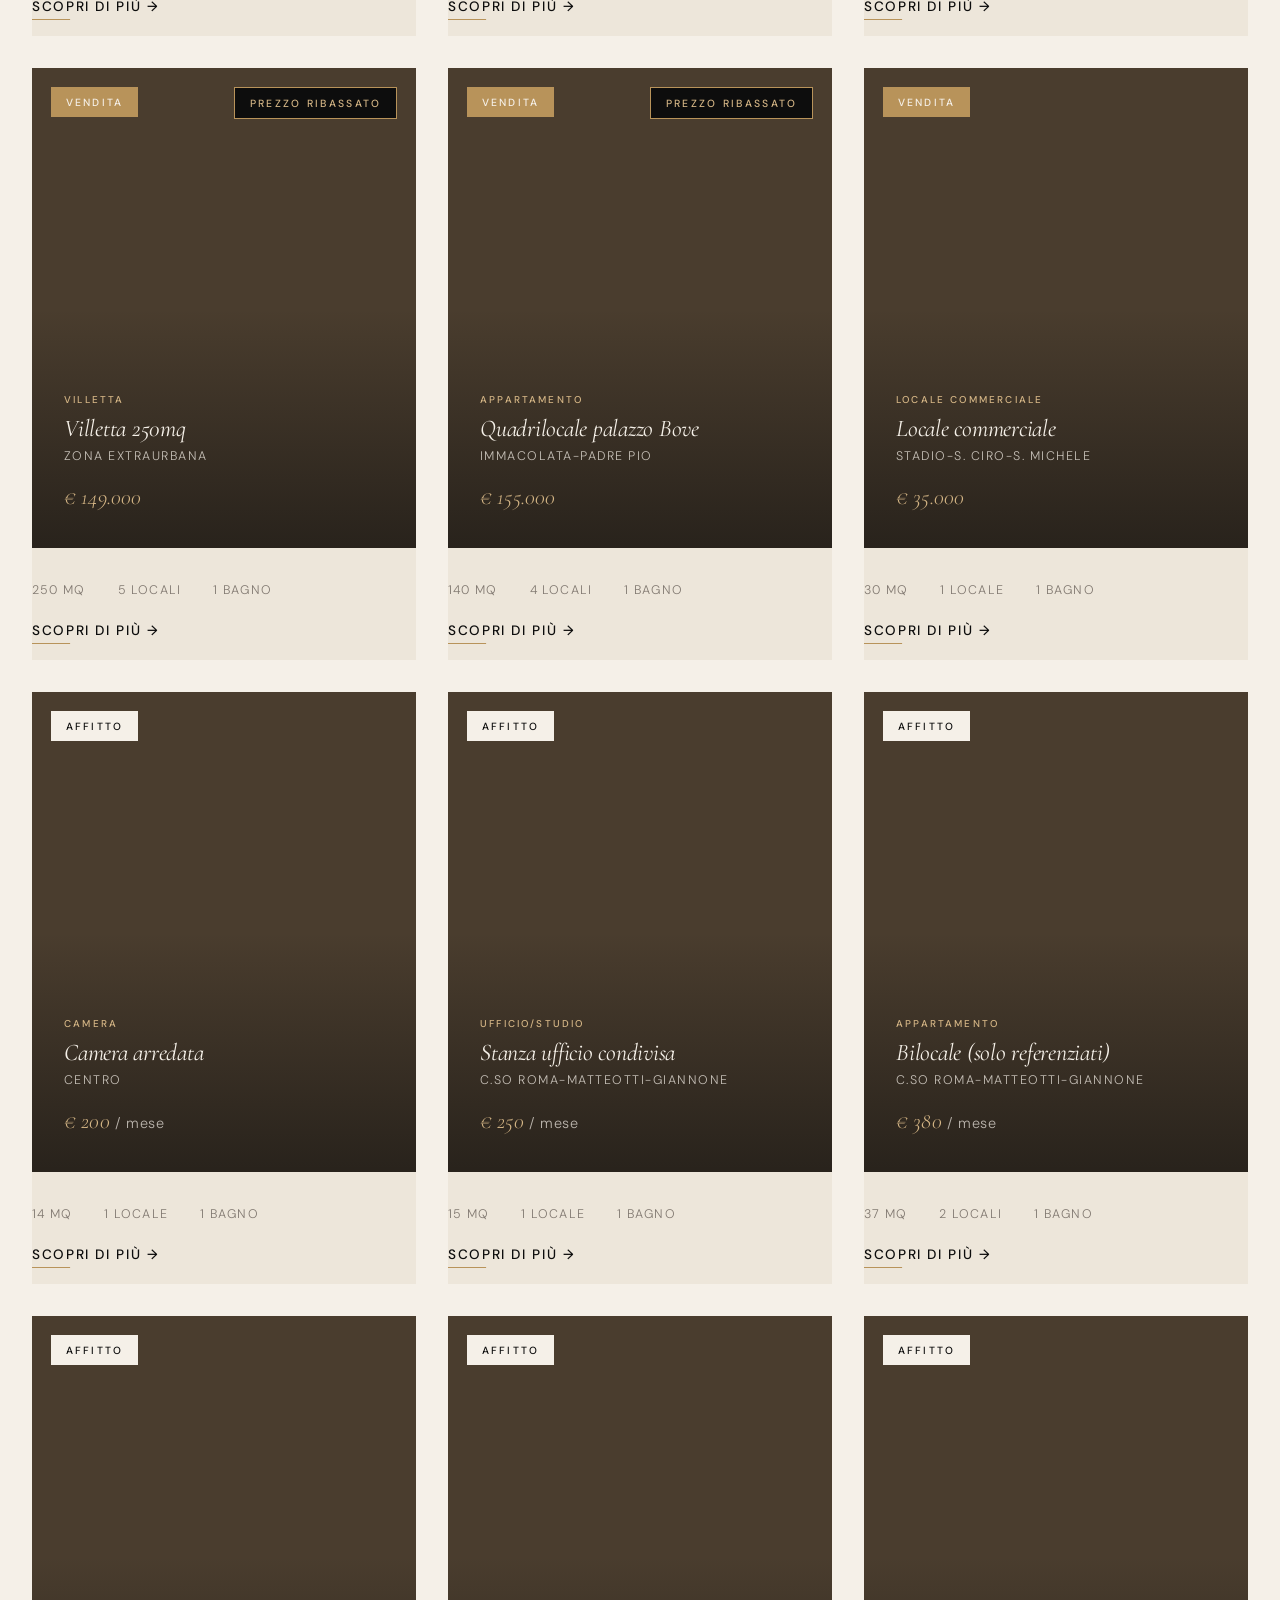
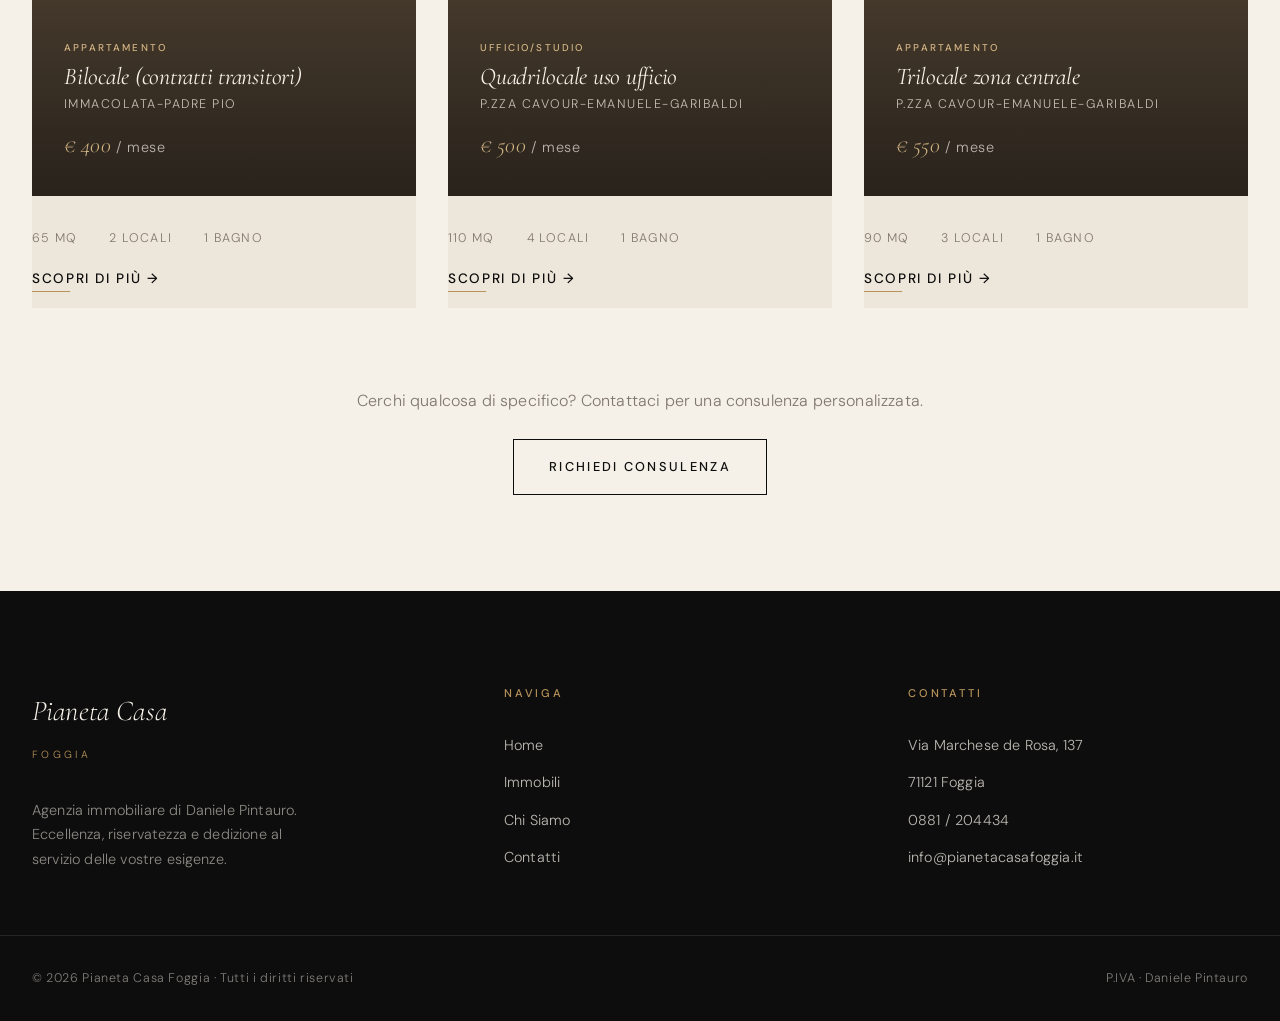
<file: immobili.html>
<!DOCTYPE html>
<html lang="it">
<head>
  <meta charset="UTF-8" />
  <meta name="viewport" content="width=device-width, initial-scale=1.0" />
  <meta name="description" content="Scopri tutti gli immobili in vendita e affitto a Foggia. Selezione esclusiva di appartamenti, ville e attici." />
  <title>I Nostri Immobili — Pianeta Casa Foggia</title>
  <link rel="preconnect" href="https://fonts.googleapis.com" />
  <link rel="preconnect" href="https://fonts.gstatic.com" crossorigin />
  <link href="https://fonts.googleapis.com/css2?family=Cormorant+Garamond:ital,wght@0,300;0,400;0,500;1,300;1,400;1,500&family=DM+Sans:wght@300;400;500;700&display=swap" rel="stylesheet" />
  <link rel="stylesheet" href="style.css" />
</head>
<body>

  <!-- ============== NAVBAR ============== -->
  <header class="navbar">
    <div class="nav-inner">
      <a href="index.html" class="nav-logo">
        <span class="logo-main">Pianeta Casa</span>
        <span class="logo-sub">Foggia</span>
      </a>
      <button class="hamburger" aria-label="Menu" aria-expanded="false">
        <span></span>
        <span></span>
      </button>
      <ul class="nav-links">
        <li><a href="index.html">Home</a></li>
        <li><a href="immobili.html">Immobili</a></li>
        <li><a href="chi-siamo.html">Chi Siamo</a></li>
        <li><a href="contatti.html">Contatti</a></li>
      </ul>
    </div>
  </header>

  <main>

    <!-- ============== PAGE HERO ============== -->
    <section class="page-hero">
      <div class="container reveal">
        <span class="eyebrow">Selezione Esclusiva</span>
        <h1>I Nostri <em>Immobili</em></h1>
        <hr class="gold-rule" />
        <p class="sub">Esplora la nostra selezione curata di proprietà in vendita e in affitto, distribuite tra il centro storico e i quartieri più ricercati di Foggia.</p>
      </div>
    </section>

    <!-- ============== FILTER + GRID ============== -->
    <section style="padding-top: 0;">
      <div class="container">

        <div class="filter-bar reveal" role="tablist" aria-label="Filtra immobili">
          <button class="filter-pill active" data-filter="all" role="tab">Tutti</button>
          <button class="filter-pill" data-filter="vendita" role="tab">Vendite</button>
          <button class="filter-pill" data-filter="affitto" role="tab">Affitti</button>
        </div>

        <div class="catalog-meta reveal">
          <span class="dot"></span>
          <span><span id="catalog-count" class="count-num">—</span> attualmente disponibili</span>
          <span class="dot"></span>
        </div>

        <div class="property-grid" id="catalog-grid"></div>

        <div class="reveal" style="text-align: center; margin-top: 5rem;">
          <p style="margin-bottom: 1.5rem;">Cerchi qualcosa di specifico? Contattaci per una consulenza personalizzata.</p>
          <a href="contatti.html" class="btn btn-outline">Richiedi Consulenza</a>
        </div>

      </div>
    </section>

  </main>

  <!-- ============== FOOTER ============== -->
  <footer class="footer">
    <div class="footer-inner">
      <div class="footer-brand">
        <span class="logo-main">Pianeta Casa</span>
        <span class="logo-sub">Foggia</span>
        <p>Agenzia immobiliare di Daniele Pintauro. Eccellenza, riservatezza e dedizione al servizio delle vostre esigenze.</p>
      </div>
      <div class="footer-col">
        <h4>Naviga</h4>
        <ul>
          <li><a href="index.html">Home</a></li>
          <li><a href="immobili.html">Immobili</a></li>
          <li><a href="chi-siamo.html">Chi Siamo</a></li>
          <li><a href="contatti.html">Contatti</a></li>
        </ul>
      </div>
      <div class="footer-col">
        <h4>Contatti</h4>
        <ul>
          <li><span class="info">Via Marchese de Rosa, 137</span></li>
          <li><span class="info">71121 Foggia</span></li>
          <li><a href="tel:+390881204434">0881 / 204434</a></li>
          <li><a href="mailto:info@pianetacasafoggia.it">info@pianetacasafoggia.it</a></li>
        </ul>
      </div>
    </div>
    <div class="footer-bottom">
      <span>© 2026 Pianeta Casa Foggia · Tutti i diritti riservati</span>
      <span>P.IVA · Daniele Pintauro</span>
    </div>
  </footer>

  <script src="properties.js"></script>
  <script src="main.js"></script>
</body>
</html>
</file>
<file: style.css>
/* ============================================
   PIANETA CASA FOGGIA — Stylesheet
   ============================================ */

/* ---------- DESIGN TOKENS ---------- */
:root {
  --ivory: #F5F0E8;
  --ivory-soft: #EDE6DA;
  --ivory-deep: #E3D9C6;
  --black: #0D0D0D;
  --black-soft: #1A1A1A;
  --gold: #B8935A;
  --gold-light: #D4B585;
  --gold-deep: #9C7A45;
  --gray-warm: #807870;
  --gray-mute: #ADA59B;

  --font-display: 'Cormorant Garamond', 'Times New Roman', serif;
  --font-body: 'DM Sans', -apple-system, BlinkMacSystemFont, sans-serif;

  --space-xs: 0.5rem;
  --space-sm: 1rem;
  --space-md: 2rem;
  --space-lg: 4rem;
  --space-xl: 6rem;
  --space-2xl: 10rem;

  --container: 1280px;
  --container-narrow: 1040px;

  --ease: cubic-bezier(0.22, 1, 0.36, 1);
  --ease-out: cubic-bezier(0.16, 1, 0.3, 1);

  --nav-height: 80px;
}

/* ---------- RESET ---------- */
*,
*::before,
*::after {
  box-sizing: border-box;
  margin: 0;
  padding: 0;
}

html {
  scroll-behavior: smooth;
  -webkit-font-smoothing: antialiased;
  -moz-osx-font-smoothing: grayscale;
  text-rendering: optimizeLegibility;
}

body {
  font-family: var(--font-body);
  font-size: 16px;
  line-height: 1.65;
  color: var(--black);
  background: var(--ivory);
  overflow-x: hidden;
  font-weight: 300;
  letter-spacing: 0.01em;
}

img {
  max-width: 100%;
  display: block;
}

a {
  color: inherit;
  text-decoration: none;
}

button {
  font: inherit;
  cursor: pointer;
  border: none;
  background: none;
  color: inherit;
}

/* ---------- TYPOGRAPHY ---------- */
h1, h2, h3, h4, h5 {
  font-family: var(--font-display);
  font-weight: 400;
  line-height: 1.1;
  letter-spacing: -0.01em;
  color: var(--black);
}

h1 {
  font-size: clamp(2.8rem, 7vw, 5.5rem);
  font-weight: 300;
  letter-spacing: -0.02em;
}

h2 {
  font-size: clamp(2.2rem, 5vw, 3.8rem);
  font-weight: 300;
}

h3 {
  font-size: clamp(1.5rem, 2.5vw, 2rem);
  font-weight: 400;
}

p {
  color: var(--gray-warm);
  font-weight: 300;
}

.eyebrow {
  font-family: var(--font-body);
  font-size: 0.75rem;
  font-weight: 500;
  letter-spacing: 0.25em;
  text-transform: uppercase;
  color: var(--gold);
  margin-bottom: var(--space-sm);
  display: inline-block;
}

.section-heading {
  text-align: center;
  margin-bottom: var(--space-lg);
}

.section-heading h2 {
  margin-bottom: var(--space-sm);
}

.section-heading p {
  max-width: 600px;
  margin: 0 auto;
}

/* Gold horizontal rule */
.gold-rule {
  width: 80px;
  height: 1px;
  background: var(--gold);
  border: 0;
  margin: var(--space-md) auto;
}

.gold-rule-left {
  margin: var(--space-md) 0;
}

/* ---------- LAYOUT ---------- */
.container {
  max-width: var(--container);
  margin: 0 auto;
  padding: 0 var(--space-md);
}

.container-narrow {
  max-width: var(--container-narrow);
  margin: 0 auto;
  padding: 0 var(--space-md);
}

section {
  padding: var(--space-xl) 0;
}

/* ---------- NAVBAR ---------- */
.navbar {
  position: fixed;
  top: 0;
  left: 0;
  right: 0;
  height: var(--nav-height);
  z-index: 100;
  transition: background 0.4s var(--ease), backdrop-filter 0.4s var(--ease),
              border-color 0.4s var(--ease), box-shadow 0.4s var(--ease);
  border-bottom: 1px solid transparent;
}

.navbar.scrolled {
  background: rgba(245, 240, 232, 0.78);
  backdrop-filter: blur(20px) saturate(180%);
  -webkit-backdrop-filter: blur(20px) saturate(180%);
  border-bottom: 1px solid rgba(13, 13, 13, 0.06);
  box-shadow: 0 1px 30px rgba(0, 0, 0, 0.04);
}

.nav-inner {
  max-width: var(--container);
  height: 100%;
  margin: 0 auto;
  padding: 0 var(--space-md);
  display: flex;
  align-items: center;
  justify-content: space-between;
}

.nav-logo {
  display: flex;
  flex-direction: column;
  align-items: flex-start;
  line-height: 1;
}

.nav-logo .logo-main {
  font-family: var(--font-display);
  font-size: 1.55rem;
  font-weight: 500;
  color: var(--black);
  letter-spacing: -0.01em;
}

.nav-logo .logo-sub {
  font-family: var(--font-body);
  font-size: 0.62rem;
  font-weight: 500;
  letter-spacing: 0.32em;
  color: var(--gold);
  text-transform: uppercase;
  margin-top: 2px;
}

.nav-links {
  display: flex;
  gap: var(--space-md);
  list-style: none;
  align-items: center;
}

.nav-links a {
  font-size: 0.85rem;
  font-weight: 400;
  letter-spacing: 0.08em;
  text-transform: uppercase;
  color: var(--black);
  position: relative;
  padding: 4px 0;
  transition: color 0.3s var(--ease);
}

.nav-links a::after {
  content: '';
  position: absolute;
  left: 0;
  bottom: -2px;
  width: 0;
  height: 1px;
  background: var(--gold);
  transition: width 0.4s var(--ease);
}

.nav-links a:hover::after,
.nav-links a.active::after {
  width: 100%;
}

.nav-links a.active {
  color: var(--gold);
}

/* Hamburger */
.hamburger {
  display: none;
  width: 32px;
  height: 32px;
  position: relative;
  z-index: 110;
}

.hamburger span {
  position: absolute;
  left: 4px;
  width: 24px;
  height: 1px;
  background: var(--black);
  transition: all 0.4s var(--ease);
}

.hamburger span:nth-child(1) { top: 11px; }
.hamburger span:nth-child(2) { top: 20px; }

.hamburger.open span:nth-child(1) {
  top: 15px;
  transform: rotate(45deg);
}

.hamburger.open span:nth-child(2) {
  top: 15px;
  transform: rotate(-45deg);
}

/* ---------- BUTTONS ---------- */
.btn {
  display: inline-flex;
  align-items: center;
  justify-content: center;
  gap: 0.6rem;
  padding: 1.05rem 2.2rem;
  font-family: var(--font-body);
  font-size: 0.8rem;
  font-weight: 500;
  letter-spacing: 0.18em;
  text-transform: uppercase;
  cursor: pointer;
  transition: all 0.4s var(--ease);
  position: relative;
  border: 1px solid transparent;
  overflow: hidden;
}

.btn-gold {
  background: var(--gold);
  color: var(--ivory);
  border-color: var(--gold);
}

.btn-gold:hover {
  background: var(--gold-deep);
  border-color: var(--gold-deep);
  transform: translateY(-2px);
  box-shadow: 0 12px 28px rgba(184, 147, 90, 0.25);
}

.btn-outline {
  background: transparent;
  color: var(--black);
  border-color: var(--black);
}

.btn-outline:hover {
  background: var(--black);
  color: var(--ivory);
  transform: translateY(-2px);
}

.btn-outline-light {
  background: transparent;
  color: var(--ivory);
  border-color: var(--ivory);
}

.btn-outline-light:hover {
  background: var(--ivory);
  color: var(--black);
}

.btn .arrow {
  transition: transform 0.4s var(--ease);
}

.btn:hover .arrow {
  transform: translateX(4px);
}

/* Gold underline link */
.gold-link {
  position: relative;
  display: inline-block;
  font-size: 0.85rem;
  font-weight: 500;
  letter-spacing: 0.12em;
  text-transform: uppercase;
  color: var(--black);
  padding-bottom: 2px;
}

.gold-link::after {
  content: '';
  position: absolute;
  left: 0;
  bottom: 0;
  width: 100%;
  height: 1px;
  background: var(--gold);
  transform: scaleX(0.3);
  transform-origin: left;
  transition: transform 0.5s var(--ease);
}

.gold-link:hover::after {
  transform: scaleX(1);
}

/* ============================================
   HOMEPAGE — HERO
   ============================================ */
.hero {
  position: relative;
  min-height: 100vh;
  display: flex;
  align-items: center;
  justify-content: center;
  overflow: hidden;
  padding: var(--nav-height) var(--space-md) var(--space-lg);
}

.hero-bg {
  position: absolute;
  inset: 0;
  background:
    radial-gradient(ellipse 80% 60% at 20% 15%, rgba(212, 181, 133, 0.18), transparent 60%),
    radial-gradient(ellipse 70% 50% at 80% 25%, rgba(227, 217, 198, 0.55), transparent 65%),
    radial-gradient(ellipse 60% 80% at 90% 80%, rgba(184, 147, 90, 0.10), transparent 60%),
    radial-gradient(ellipse 90% 70% at 10% 90%, rgba(173, 165, 155, 0.20), transparent 70%),
    linear-gradient(135deg, #F5F0E8 0%, #EDE6DA 45%, #E8DFCB 100%);
}

.hero-bg::before {
  content: '';
  position: absolute;
  inset: 0;
  background-image: url("data:image/svg+xml;utf8,<svg xmlns='http://www.w3.org/2000/svg' width='220' height='220'><filter id='n'><feTurbulence type='fractalNoise' baseFrequency='0.85' numOctaves='2' stitchTiles='stitch'/><feColorMatrix values='0 0 0 0 0.05 0 0 0 0 0.05 0 0 0 0 0.05 0 0 0 0.5 0'/></filter><rect width='100%' height='100%' filter='url(%23n)' opacity='0.35'/></svg>");
  opacity: 0.5;
  mix-blend-mode: multiply;
  pointer-events: none;
}

.hero-bg::after {
  content: '';
  position: absolute;
  inset: 0;
  background: linear-gradient(180deg, transparent 60%, rgba(245, 240, 232, 0.6) 100%);
  pointer-events: none;
}

.hero-content {
  position: relative;
  text-align: center;
  max-width: 880px;
  z-index: 2;
}

.hero h1 {
  font-style: italic;
  margin-bottom: 0;
}

.hero h1 .accent {
  color: var(--gold);
  font-style: italic;
}

.hero-rule {
  width: 90px;
  height: 1px;
  background: var(--gold);
  border: 0;
  margin: var(--space-md) auto;
}

.hero-sub {
  font-size: clamp(1rem, 1.6vw, 1.2rem);
  font-weight: 300;
  color: var(--gray-warm);
  max-width: 580px;
  margin: 0 auto var(--space-lg);
  line-height: 1.7;
}

.hero-ctas {
  display: flex;
  gap: var(--space-sm);
  justify-content: center;
  flex-wrap: wrap;
}

.scroll-indicator {
  position: absolute;
  bottom: 2rem;
  left: 50%;
  transform: translateX(-50%);
  display: flex;
  flex-direction: column;
  align-items: center;
  gap: 0.5rem;
  font-size: 0.7rem;
  letter-spacing: 0.25em;
  text-transform: uppercase;
  color: var(--gray-warm);
  animation: bob 2.5s var(--ease) infinite;
}

.scroll-indicator .line {
  width: 1px;
  height: 40px;
  background: linear-gradient(to bottom, var(--gold), transparent);
}

@keyframes bob {
  0%, 100% { transform: translate(-50%, 0); }
  50% { transform: translate(-50%, 8px); }
}

/* ============================================
   WHY US — 3 CARDS
   ============================================ */
.why-us {
  background: var(--ivory);
  padding: var(--space-2xl) 0 var(--space-xl);
}

.value-cards {
  display: grid;
  grid-template-columns: repeat(3, 1fr);
  gap: var(--space-md);
  margin-top: var(--space-lg);
}

.value-card {
  background: #FAF6EE;
  padding: var(--space-lg) var(--space-md);
  position: relative;
  border-top: 2px solid var(--gold);
  transition: transform 0.5s var(--ease), box-shadow 0.5s var(--ease);
  text-align: center;
}

.value-card:hover {
  transform: translateY(-6px);
  box-shadow: 0 30px 60px -20px rgba(13, 13, 13, 0.15);
}

.value-card .icon {
  width: 56px;
  height: 56px;
  margin: 0 auto var(--space-md);
  color: var(--gold);
}

.value-card .icon svg {
  width: 100%;
  height: 100%;
  stroke: currentColor;
  stroke-width: 1.2;
  fill: none;
}

.value-card h3 {
  font-style: italic;
  margin-bottom: var(--space-sm);
}

.value-card p {
  font-size: 0.95rem;
}

/* ============================================
   SERVIZI — Editorial numbered grid
   ============================================ */
.servizi {
  background: var(--ivory-soft);
  padding: var(--space-2xl) 0;
}

.servizi-grid {
  display: grid;
  grid-template-columns: repeat(3, 1fr);
  gap: 0;
  margin-top: var(--space-lg);
  border-top: 1px solid rgba(13, 13, 13, 0.1);
}

.servizio {
  padding: var(--space-lg) var(--space-md);
  border-right: 1px solid rgba(13, 13, 13, 0.1);
  border-bottom: 1px solid rgba(13, 13, 13, 0.1);
  position: relative;
  transition: background 0.5s var(--ease);
  background: transparent;
}

.servizio:nth-child(3n) {
  border-right: 0;
}

.servizio:nth-last-child(-n+3) {
  border-bottom: 0;
}

.servizio::before {
  content: '';
  position: absolute;
  left: 0;
  bottom: 0;
  width: 0;
  height: 2px;
  background: var(--gold);
  transition: width 0.6s var(--ease);
}

.servizio:hover {
  background: rgba(184, 147, 90, 0.05);
}

.servizio:hover::before {
  width: 100%;
}

.servizio-num {
  font-family: var(--font-display);
  font-size: 3.5rem;
  font-style: italic;
  font-weight: 300;
  color: var(--gold);
  line-height: 1;
  display: block;
  margin-bottom: var(--space-md);
  transition: transform 0.5s var(--ease);
  letter-spacing: -0.02em;
}

.servizio:hover .servizio-num {
  transform: translateX(8px);
}

.servizio h3 {
  font-style: italic;
  margin-bottom: var(--space-sm);
  font-size: 1.5rem;
}

.servizio p {
  font-size: 0.95rem;
  line-height: 1.75;
  color: var(--gray-warm);
}

@media (max-width: 968px) {
  .servizi-grid {
    grid-template-columns: repeat(2, 1fr);
  }
  .servizio { border-right: 1px solid rgba(13, 13, 13, 0.1); }
  .servizio:nth-child(3n) { border-right: 1px solid rgba(13, 13, 13, 0.1); }
  .servizio:nth-child(2n) { border-right: 0; }
  .servizio:nth-last-child(-n+3) { border-bottom: 1px solid rgba(13, 13, 13, 0.1); }
  .servizio:nth-last-child(-n+2) { border-bottom: 0; }
}

@media (max-width: 640px) {
  .servizi-grid {
    grid-template-columns: 1fr;
  }
  .servizio,
  .servizio:nth-child(3n),
  .servizio:nth-child(2n) {
    border-right: 0;
    border-bottom: 1px solid rgba(13, 13, 13, 0.1);
  }
  .servizio:last-child {
    border-bottom: 0;
  }
  .servizio-num {
    font-size: 2.8rem;
  }
}

/* ============================================
   FEATURED PROPERTIES
   ============================================ */
.featured {
  padding: var(--space-xl) 0 var(--space-2xl);
}

.property-grid {
  display: grid;
  grid-template-columns: repeat(3, 1fr);
  gap: var(--space-md);
  margin-top: var(--space-lg);
}

.property-card {
  position: relative;
  overflow: hidden;
  background: var(--ivory-soft);
  transition: transform 0.6s var(--ease);
  display: block;
  color: inherit;
}

.property-card:hover {
  transform: translateY(-4px);
}

.property-image {
  aspect-ratio: 4 / 5;
  position: relative;
  overflow: hidden;
}

.property-image::after {
  content: '';
  position: absolute;
  inset: 0;
  background: linear-gradient(180deg, transparent 50%, rgba(13, 13, 13, 0.55) 100%);
  z-index: 1;
}

.property-image .ph {
  position: absolute;
  inset: 0;
  background-color: #4a3d2e;
  background-size: cover;
  background-position: center;
  background-repeat: no-repeat;
  transition: transform 1.4s var(--ease);
}

.property-card:hover .ph {
  transform: scale(1.06);
}

/* Tipologia tag inside overlay */
.tipologia-tag {
  display: inline-block;
  font-family: var(--font-body);
  font-size: 0.62rem;
  font-weight: 500;
  letter-spacing: 0.22em;
  text-transform: uppercase;
  color: var(--gold-light);
  margin-bottom: 0.5rem;
}

.property-overlay .price .per-month {
  font-size: 0.9rem;
  font-family: var(--font-body);
  font-style: normal;
  letter-spacing: 0.05em;
  color: rgba(245, 240, 232, 0.7);
}

.property-badge.ribassato {
  background: var(--black);
  color: var(--gold-light);
  left: auto;
  right: 1.2rem;
  border: 1px solid var(--gold);
}

.property-badge {
  position: absolute;
  top: 1.2rem;
  left: 1.2rem;
  z-index: 2;
  padding: 0.4rem 0.9rem;
  background: var(--ivory);
  color: var(--black);
  font-size: 0.65rem;
  font-weight: 500;
  letter-spacing: 0.22em;
  text-transform: uppercase;
}

.property-badge.gold {
  background: var(--gold);
  color: var(--ivory);
}

.property-overlay {
  position: absolute;
  bottom: 0;
  left: 0;
  right: 0;
  z-index: 2;
  padding: var(--space-md);
  color: var(--ivory);
}

.property-overlay h3 {
  color: var(--ivory);
  font-size: 1.5rem;
  font-style: italic;
  margin-bottom: 0.2rem;
}

.property-overlay .address {
  font-size: 0.78rem;
  letter-spacing: 0.12em;
  text-transform: uppercase;
  color: rgba(245, 240, 232, 0.75);
  margin-bottom: 0.8rem;
}

.property-overlay .price {
  font-family: var(--font-display);
  font-size: 1.4rem;
  color: var(--gold-light);
  font-style: italic;
}

.property-meta {
  display: flex;
  gap: var(--space-md);
  padding: var(--space-sm) 0;
  font-size: 0.78rem;
  letter-spacing: 0.1em;
  text-transform: uppercase;
  color: var(--gray-warm);
}

.property-meta span {
  display: flex;
  align-items: center;
  gap: 0.4rem;
}

.property-info-block {
  padding: var(--space-sm) 0;
}

/* ============================================
   TESTIMONIALS — Dark editorial slider
   ============================================ */
.testimonials {
  background: var(--black);
  color: var(--ivory);
  padding: var(--space-2xl) 0;
  position: relative;
  overflow: hidden;
}

.testimonials::before {
  content: '';
  position: absolute;
  top: 0;
  left: 0;
  right: 0;
  height: 1px;
  background: linear-gradient(90deg, transparent, var(--gold), transparent);
  opacity: 0.4;
}

.testimonials h2 {
  color: var(--ivory);
}

.testimonials h2 em {
  color: var(--gold);
}

.testimonials .section-heading p {
  color: rgba(245, 240, 232, 0.6);
}

.eyebrow-light {
  color: var(--gold-light);
}

.t-bg-quote {
  position: absolute;
  top: -8%;
  right: -2%;
  font-family: var(--font-display);
  font-style: italic;
  font-size: clamp(20rem, 50vw, 42rem);
  line-height: 1;
  color: rgba(184, 147, 90, 0.05);
  pointer-events: none;
  z-index: 1;
  user-select: none;
}

.t-slider {
  position: relative;
  max-width: 880px;
  margin: var(--space-lg) auto 0;
  z-index: 2;
  padding: 0 var(--space-lg);
}

.t-track {
  position: relative;
  min-height: 420px;
}

.testimonial {
  position: absolute;
  inset: 0;
  display: flex;
  flex-direction: column;
  align-items: center;
  text-align: center;
  opacity: 0;
  visibility: hidden;
  transition: opacity 0.7s var(--ease), transform 0.7s var(--ease);
  transform: translateY(20px);
}

.testimonial.active {
  opacity: 1;
  visibility: visible;
  transform: translateY(0);
}

.t-stars {
  color: var(--gold);
  font-size: 1rem;
  letter-spacing: 0.35em;
  margin-bottom: var(--space-md);
}

.testimonial blockquote {
  font-family: var(--font-display);
  font-style: italic;
  font-weight: 300;
  font-size: clamp(1.25rem, 2.2vw, 1.7rem);
  line-height: 1.55;
  color: var(--ivory);
  max-width: 740px;
  margin: 0 auto var(--space-lg);
  position: relative;
  padding-top: 3rem;
}

.testimonial blockquote::before {
  content: '\201C';
  position: absolute;
  top: -1rem;
  left: 50%;
  transform: translateX(-50%);
  font-family: var(--font-display);
  font-style: italic;
  font-size: 5rem;
  color: var(--gold);
  line-height: 1;
}

.testimonial footer {
  display: flex;
  flex-direction: column;
  align-items: center;
  gap: 0.4rem;
}

.testimonial .t-name {
  font-family: var(--font-body);
  font-style: normal;
  font-size: 0.85rem;
  font-weight: 500;
  letter-spacing: 0.22em;
  text-transform: uppercase;
  color: var(--ivory);
}

.testimonial .t-meta {
  font-family: var(--font-body);
  font-size: 0.68rem;
  letter-spacing: 0.28em;
  text-transform: uppercase;
  color: var(--gold);
}

.t-nav {
  position: absolute;
  top: 50%;
  transform: translateY(-50%);
  width: 48px;
  height: 48px;
  background: transparent;
  color: var(--ivory);
  font-family: var(--font-display);
  font-size: 2rem;
  font-weight: 300;
  line-height: 0.8;
  border: 1px solid rgba(245, 240, 232, 0.2);
  border-radius: 50%;
  transition: all 0.3s var(--ease);
  display: flex;
  align-items: center;
  justify-content: center;
  z-index: 3;
  padding-bottom: 4px;
}

.t-nav:hover {
  border-color: var(--gold);
  color: var(--gold);
  background: rgba(184, 147, 90, 0.05);
}

.t-prev { left: 0; }
.t-next { right: 0; }

.t-dots {
  display: flex;
  justify-content: center;
  gap: 0.6rem;
  margin-top: var(--space-md);
}

.t-dot {
  width: 6px;
  height: 6px;
  border-radius: 50%;
  background: rgba(245, 240, 232, 0.2);
  cursor: pointer;
  padding: 0;
  border: 0;
  transition: all 0.4s var(--ease);
}

.t-dot:hover {
  background: rgba(245, 240, 232, 0.5);
}

.t-dot.active {
  background: var(--gold);
  transform: scale(1.5);
}

.t-google {
  text-align: center;
  margin-top: var(--space-xl);
  padding-top: var(--space-md);
  border-top: 1px solid rgba(245, 240, 232, 0.08);
}

.t-google .g-stars {
  font-size: 1.4rem;
  color: var(--gold);
  letter-spacing: 0.35em;
  margin-bottom: 0.5rem;
}

.t-google span {
  font-family: var(--font-body);
  font-size: 0.7rem;
  letter-spacing: 0.28em;
  text-transform: uppercase;
  color: rgba(245, 240, 232, 0.5);
}

.t-google .g-score {
  font-family: var(--font-display);
  font-style: italic;
  font-weight: 400;
  font-size: 2.6rem;
  line-height: 1;
  color: var(--gold);
  margin-top: 0.8rem;
  letter-spacing: -0.02em;
}

@media (max-width: 768px) {
  .t-slider {
    padding: 0;
  }
  .t-nav {
    width: 40px;
    height: 40px;
    top: auto;
    bottom: -80px;
    transform: none;
  }
  .t-prev { left: calc(50% - 70px); }
  .t-next { right: calc(50% - 70px); }
  .t-dots { margin-top: var(--space-md); margin-bottom: var(--space-xl); }
  .t-track { min-height: 540px; }
  .testimonial blockquote::before {
    font-size: 4rem;
  }
}

/* ============================================
   IMMOBILI PAGE
   ============================================ */
.page-hero {
  padding-top: calc(var(--nav-height) + var(--space-xl));
  padding-bottom: var(--space-lg);
  text-align: center;
  background:
    radial-gradient(ellipse 60% 40% at 50% 30%, rgba(212, 181, 133, 0.15), transparent),
    var(--ivory);
}

.page-hero h1 {
  font-style: italic;
  margin-bottom: 0;
}

.page-hero .sub {
  margin-top: var(--space-md);
  max-width: 620px;
  margin-left: auto;
  margin-right: auto;
  font-size: 1.05rem;
}

.filter-bar {
  display: flex;
  justify-content: center;
  gap: 0;
  margin: var(--space-lg) auto;
  padding: 0.4rem;
  background: var(--ivory-soft);
  border: 1px solid rgba(13, 13, 13, 0.08);
  border-radius: 999px;
  width: fit-content;
}

.filter-pill {
  padding: 0.8rem 2.2rem;
  font-size: 0.8rem;
  font-weight: 500;
  letter-spacing: 0.15em;
  text-transform: uppercase;
  color: var(--gray-warm);
  border-radius: 999px;
  transition: all 0.4s var(--ease);
  position: relative;
}

.filter-pill.active {
  background: var(--black);
  color: var(--ivory);
}

.filter-pill:not(.active):hover {
  color: var(--black);
}

.property-card.fade-in {
  animation: fadeInStagger 0.7s var(--ease) both;
}

@keyframes fadeInStagger {
  from {
    opacity: 0;
    transform: translateY(20px);
  }
  to {
    opacity: 1;
    transform: translateY(0);
  }
}

/* ============================================
   CHI SIAMO PAGE
   ============================================ */
.chi-siamo-hero {
  padding-top: calc(var(--nav-height) + var(--space-xl));
  padding-bottom: var(--space-lg);
  overflow: hidden;
  position: relative;
}

.editorial-title {
  position: relative;
  font-size: clamp(4rem, 16vw, 14rem);
  font-style: italic;
  font-weight: 300;
  line-height: 0.9;
  letter-spacing: -0.04em;
  color: var(--black);
  white-space: nowrap;
  margin-left: -2vw;
  user-select: none;
}

.editorial-title .gold-i {
  color: var(--gold);
  font-style: italic;
}

.chi-siamo-grid {
  display: grid;
  grid-template-columns: 1fr 1fr;
  gap: var(--space-xl);
  padding: var(--space-xl) 0;
  position: relative;
}

.chi-siamo-grid::before {
  content: '';
  position: absolute;
  left: 50%;
  top: var(--space-lg);
  bottom: var(--space-lg);
  width: 1px;
  background: linear-gradient(to bottom, transparent, var(--gold) 30%, var(--gold) 70%, transparent);
}

.chi-siamo-text h2 {
  font-style: italic;
  margin-bottom: var(--space-md);
}

.chi-siamo-text p {
  margin-bottom: var(--space-md);
  font-size: 1.05rem;
  line-height: 1.8;
}

.chi-siamo-text p:last-child {
  margin-bottom: 0;
}

.geometric {
  position: relative;
  aspect-ratio: 1 / 1;
  max-width: 480px;
  margin: 0 auto;
}

.geometric-shape {
  position: absolute;
  inset: 0;
  background:
    radial-gradient(circle at 30% 30%, rgba(212, 181, 133, 0.35), transparent 50%),
    radial-gradient(circle at 70% 70%, rgba(184, 147, 90, 0.25), transparent 55%);
}

.geometric svg {
  position: absolute;
  inset: 0;
  width: 100%;
  height: 100%;
}

.geometric .circle-outline {
  stroke: var(--gold);
  stroke-width: 1;
  fill: none;
}

.geometric .square-outline {
  stroke: var(--black);
  stroke-width: 1;
  fill: none;
  opacity: 0.6;
}

.geometric .gold-fill {
  fill: var(--gold);
  opacity: 0.15;
}

/* Values section */
.values {
  background: var(--ivory-soft);
  padding: var(--space-xl) 0;
}

.values-grid {
  display: grid;
  grid-template-columns: repeat(3, 1fr);
  gap: var(--space-lg);
  margin-top: var(--space-lg);
}

.value-item {
  text-align: center;
  padding: var(--space-md);
}

.value-item .icon {
  width: 48px;
  height: 48px;
  margin: 0 auto var(--space-md);
  color: var(--gold);
}

.value-item .icon svg {
  width: 100%;
  height: 100%;
  stroke: currentColor;
  stroke-width: 1.2;
  fill: none;
}

.value-item h3 {
  font-style: italic;
  margin-bottom: var(--space-sm);
}

/* Owner */
.owner {
  padding: var(--space-xl) 0 var(--space-2xl);
  text-align: center;
}

.owner-avatar {
  width: 180px;
  height: 180px;
  border-radius: 50%;
  margin: 0 auto var(--space-md);
  background:
    radial-gradient(circle at 30% 25%, rgba(245, 240, 232, 0.7), transparent 40%),
    linear-gradient(135deg, #C9B391 0%, #8a6f4e 50%, #4a3825 100%);
  position: relative;
  box-shadow: 0 25px 50px -15px rgba(13, 13, 13, 0.25);
  border: 1px solid rgba(184, 147, 90, 0.3);
}

.owner-avatar::after {
  content: '';
  position: absolute;
  inset: -8px;
  border-radius: 50%;
  border: 1px solid var(--gold);
  opacity: 0.4;
}

.owner h3 {
  font-size: 2rem;
  font-style: italic;
  margin-bottom: 0.3rem;
}

.owner .title {
  font-size: 0.78rem;
  letter-spacing: 0.3em;
  text-transform: uppercase;
  color: var(--gold);
  font-weight: 500;
}

/* ============================================
   CONTATTI PAGE
   ============================================ */
.contatti-section {
  padding-top: calc(var(--nav-height) + var(--space-xl));
  padding-bottom: var(--space-2xl);
}

.contatti-grid {
  display: grid;
  grid-template-columns: 1.2fr 1fr;
  gap: var(--space-xl);
  margin-top: var(--space-lg);
}

.form-wrap form {
  display: flex;
  flex-direction: column;
  gap: var(--space-md);
}

.form-group {
  display: flex;
  flex-direction: column;
  gap: 0.5rem;
}

.form-row {
  display: grid;
  grid-template-columns: 1fr 1fr;
  gap: var(--space-md);
}

.form-group label {
  font-size: 0.72rem;
  font-weight: 500;
  letter-spacing: 0.22em;
  text-transform: uppercase;
  color: var(--gray-warm);
}

.form-group input,
.form-group select,
.form-group textarea {
  font-family: var(--font-body);
  font-size: 1rem;
  padding: 0.9rem 0;
  background: transparent;
  border: 0;
  border-bottom: 1px solid rgba(13, 13, 13, 0.2);
  color: var(--black);
  transition: border-color 0.4s var(--ease);
  outline: none;
  width: 100%;
  font-weight: 300;
}

.form-group input:focus,
.form-group select:focus,
.form-group textarea:focus {
  border-bottom-color: var(--gold);
}

.form-group select {
  cursor: pointer;
  appearance: none;
  background-image: url("data:image/svg+xml;utf8,<svg xmlns='http://www.w3.org/2000/svg' width='12' height='8' viewBox='0 0 12 8'><path d='M1 1.5L6 6.5L11 1.5' stroke='%23B8935A' stroke-width='1.2' fill='none'/></svg>");
  background-repeat: no-repeat;
  background-position: right 0.5rem center;
  padding-right: 2rem;
}

.form-group textarea {
  resize: vertical;
  min-height: 120px;
  padding-top: 0.9rem;
}

.form-wrap button[type="submit"] {
  align-self: flex-start;
  margin-top: var(--space-sm);
}

.form-success {
  display: none;
  padding: var(--space-md);
  border: 1px solid var(--gold);
  background: rgba(184, 147, 90, 0.08);
  margin-top: var(--space-md);
  text-align: center;
}

.form-success.show {
  display: block;
  animation: fadeInStagger 0.5s var(--ease);
}

.form-success h4 {
  font-family: var(--font-display);
  font-size: 1.4rem;
  font-style: italic;
  color: var(--gold);
  margin-bottom: 0.3rem;
}

/* Contact info card */
.contact-card {
  background: var(--black);
  color: var(--ivory);
  padding: var(--space-lg);
  position: relative;
}

.contact-card::before {
  content: '';
  position: absolute;
  top: 0;
  left: 0;
  right: 0;
  height: 2px;
  background: var(--gold);
}

.contact-card h3 {
  color: var(--ivory);
  font-style: italic;
  margin-bottom: var(--space-md);
}

.contact-item {
  display: flex;
  gap: 1rem;
  padding: var(--space-sm) 0;
  border-bottom: 1px solid rgba(245, 240, 232, 0.1);
  align-items: flex-start;
}

.contact-item:last-of-type {
  border-bottom: 0;
}

.contact-item .icon {
  flex-shrink: 0;
  width: 22px;
  height: 22px;
  color: var(--gold);
  margin-top: 0.2rem;
}

.contact-item .icon svg {
  width: 100%;
  height: 100%;
  stroke: currentColor;
  stroke-width: 1.4;
  fill: none;
}

.contact-item .info-label {
  font-size: 0.65rem;
  letter-spacing: 0.22em;
  text-transform: uppercase;
  color: var(--gold);
  display: block;
  margin-bottom: 0.2rem;
}

.contact-item .info-value {
  color: var(--ivory);
  font-size: 0.95rem;
  line-height: 1.5;
}

.contact-item a.info-value:hover {
  color: var(--gold-light);
}

.map-wrap {
  margin-top: var(--space-md);
  overflow: hidden;
  border: 1px solid rgba(13, 13, 13, 0.08);
  height: 320px;
}

.map-wrap iframe {
  width: 100%;
  height: 100%;
  border: 0;
  filter: grayscale(20%) contrast(0.95);
}

/* ============================================
   FOOTER
   ============================================ */
.footer {
  background: var(--black);
  color: var(--ivory);
  padding: var(--space-xl) 0 var(--space-md);
}

.footer-inner {
  max-width: var(--container);
  margin: 0 auto;
  padding: 0 var(--space-md);
  display: grid;
  grid-template-columns: 1.2fr 1fr 1fr;
  gap: var(--space-lg);
  margin-bottom: var(--space-lg);
}

.footer-brand .logo-main {
  font-family: var(--font-display);
  font-size: 1.8rem;
  font-style: italic;
  color: var(--ivory);
  display: block;
  margin-bottom: 0.3rem;
}

.footer-brand .logo-sub {
  font-size: 0.65rem;
  letter-spacing: 0.32em;
  color: var(--gold);
  text-transform: uppercase;
}

.footer-brand p {
  margin-top: var(--space-md);
  font-size: 0.9rem;
  color: rgba(245, 240, 232, 0.55);
  max-width: 300px;
  line-height: 1.7;
}

.footer-col h4 {
  font-family: var(--font-body);
  font-size: 0.7rem;
  letter-spacing: 0.25em;
  text-transform: uppercase;
  color: var(--gold);
  margin-bottom: var(--space-md);
  font-weight: 500;
}

.footer-col ul {
  list-style: none;
  display: flex;
  flex-direction: column;
  gap: 0.7rem;
}

.footer-col a,
.footer-col .info {
  font-size: 0.9rem;
  color: rgba(245, 240, 232, 0.75);
  transition: color 0.3s var(--ease);
}

.footer-col a:hover {
  color: var(--gold-light);
}

.footer-bottom {
  max-width: var(--container);
  margin: 0 auto;
  padding: var(--space-md) var(--space-md) 0;
  border-top: 1px solid rgba(245, 240, 232, 0.1);
  display: flex;
  justify-content: space-between;
  font-size: 0.78rem;
  color: rgba(245, 240, 232, 0.5);
  letter-spacing: 0.05em;
}

/* ============================================
   FADE-IN ANIMATION
   ============================================ */
.reveal {
  opacity: 0;
  transform: translateY(30px);
  transition: opacity 1s var(--ease-out), transform 1s var(--ease-out);
}

.reveal.visible {
  opacity: 1;
  transform: translateY(0);
}

.reveal-delay-1 { transition-delay: 0.1s; }
.reveal-delay-2 { transition-delay: 0.2s; }
.reveal-delay-3 { transition-delay: 0.3s; }
.reveal-delay-4 { transition-delay: 0.4s; }

/* ============================================
   RESPONSIVE
   ============================================ */
@media (max-width: 968px) {
  .chi-siamo-grid {
    grid-template-columns: 1fr;
    gap: var(--space-lg);
  }
  .chi-siamo-grid::before {
    display: none;
  }
  .contatti-grid {
    grid-template-columns: 1fr;
    gap: var(--space-lg);
  }
  .footer-inner {
    grid-template-columns: 1fr 1fr;
  }
}

@media (max-width: 768px) {
  :root {
    --space-xl: 4rem;
    --space-2xl: 6rem;
  }

  .hamburger {
    display: block;
  }

  .nav-links {
    position: fixed;
    top: 0;
    right: 0;
    bottom: 0;
    width: 80%;
    max-width: 360px;
    background: var(--ivory);
    flex-direction: column;
    justify-content: center;
    align-items: flex-start;
    padding: var(--space-2xl) var(--space-lg);
    gap: var(--space-md);
    transform: translateX(100%);
    transition: transform 0.5s var(--ease);
    border-left: 1px solid rgba(13, 13, 13, 0.08);
    box-shadow: -20px 0 60px rgba(0, 0, 0, 0.08);
  }

  .nav-links.open {
    transform: translateX(0);
  }

  .nav-links a {
    font-size: 1rem;
  }

  .value-cards,
  .property-grid,
  .values-grid {
    grid-template-columns: 1fr;
  }

  .form-row {
    grid-template-columns: 1fr;
  }

  .footer-inner {
    grid-template-columns: 1fr;
    gap: var(--space-md);
  }

  .footer-bottom {
    flex-direction: column;
    gap: 0.5rem;
    text-align: center;
  }

  .hero-ctas {
    flex-direction: column;
    width: 100%;
    max-width: 320px;
    margin: 0 auto;
  }

  .hero-ctas .btn {
    width: 100%;
  }

  .editorial-title {
    font-size: clamp(3rem, 18vw, 7rem);
    white-space: normal;
  }

  .filter-pill {
    padding: 0.7rem 1.6rem;
    font-size: 0.72rem;
  }
}

/* ============================================
   CATALOG COUNT + LAYOUT
   ============================================ */
.catalog-meta {
  display: flex;
  justify-content: center;
  align-items: center;
  gap: 0.6rem;
  margin: var(--space-md) 0 var(--space-lg);
  font-family: var(--font-body);
  font-size: 0.78rem;
  letter-spacing: 0.25em;
  text-transform: uppercase;
  color: var(--gray-warm);
}

.catalog-meta .count-num {
  color: var(--gold);
  font-weight: 500;
}

.catalog-meta .dot {
  width: 4px;
  height: 4px;
  background: var(--gold);
  border-radius: 50%;
  display: inline-block;
}

/* ============================================
   MODAL — Property detail
   ============================================ */
.modal {
  position: fixed;
  inset: 0;
  z-index: 200;
  opacity: 0;
  pointer-events: none;
  transition: opacity 0.4s var(--ease);
}

.modal.open {
  opacity: 1;
  pointer-events: auto;
}

.modal-overlay {
  position: absolute;
  inset: 0;
  background: rgba(13, 13, 13, 0.75);
  backdrop-filter: blur(8px);
  -webkit-backdrop-filter: blur(8px);
}

.modal-content {
  position: relative;
  background: var(--ivory);
  max-width: 1100px;
  width: calc(100% - 2rem);
  max-height: calc(100vh - 2rem);
  margin: 1rem auto;
  top: 50%;
  transform: translateY(-50%) scale(0.96);
  transition: transform 0.5s var(--ease);
  overflow: hidden;
  display: flex;
  flex-direction: column;
}

.modal.open .modal-content {
  transform: translateY(-50%) scale(1);
}

.modal-close {
  position: absolute;
  top: 1rem;
  right: 1rem;
  z-index: 5;
  width: 44px;
  height: 44px;
  background: rgba(245, 240, 232, 0.95);
  border-radius: 50%;
  font-size: 1.6rem;
  font-weight: 300;
  color: var(--black);
  line-height: 1;
  transition: all 0.3s var(--ease);
  display: flex;
  align-items: center;
  justify-content: center;
}

.modal-close:hover {
  background: var(--gold);
  color: var(--ivory);
  transform: rotate(90deg);
}

.modal-body {
  overflow-y: auto;
  max-height: calc(100vh - 2rem);
  display: grid;
  grid-template-columns: 1.2fr 1fr;
}

.modal-gallery {
  position: relative;
  background: var(--black);
  min-height: 460px;
  height: 100%;
}

.gallery-item {
  position: absolute;
  inset: 0;
  background-size: cover;
  background-position: center;
  opacity: 0;
  transition: opacity 0.5s var(--ease);
}

.gallery-item.active {
  opacity: 1;
}

.gallery-nav {
  position: absolute;
  top: 50%;
  transform: translateY(-50%);
  z-index: 3;
  width: 48px;
  height: 48px;
  background: rgba(13, 13, 13, 0.5);
  color: var(--ivory);
  border-radius: 50%;
  font-size: 1.8rem;
  line-height: 1;
  transition: background 0.3s var(--ease);
  display: flex;
  align-items: center;
  justify-content: center;
}

.gallery-nav:hover {
  background: var(--gold);
}

.gallery-nav.prev { left: 1rem; }
.gallery-nav.next { right: 1rem; }

.gallery-thumbs {
  display: none;
}

.modal-info {
  padding: var(--space-lg) var(--space-md);
  display: flex;
  flex-direction: column;
  gap: var(--space-md);
  overflow-y: auto;
}

.modal-info .eyebrow {
  margin-bottom: 0.6rem;
}

.modal-info h2 {
  font-style: italic;
  font-size: clamp(1.6rem, 2.5vw, 2.2rem);
  margin-bottom: 0;
}

.modal-price {
  font-family: var(--font-display);
  font-style: italic;
  font-size: 2.2rem;
  color: var(--gold);
  margin-top: 0.5rem;
}

.modal-price .per-month {
  font-family: var(--font-body);
  font-style: normal;
  font-size: 0.95rem;
  letter-spacing: 0.08em;
  color: var(--gray-warm);
}

.modal-specs {
  display: grid;
  grid-template-columns: 1fr 1fr;
  gap: 0;
  border-top: 1px solid rgba(13, 13, 13, 0.1);
}

.spec-row {
  display: flex;
  justify-content: space-between;
  align-items: center;
  padding: 0.75rem 0;
  border-bottom: 1px solid rgba(13, 13, 13, 0.06);
  font-size: 0.85rem;
  gap: 0.5rem;
}

.spec-row:nth-child(odd) {
  padding-right: var(--space-sm);
}

.spec-row:nth-child(even) {
  padding-left: var(--space-sm);
  border-left: 1px solid rgba(13, 13, 13, 0.06);
}

.spec-k {
  color: var(--gray-warm);
  letter-spacing: 0.05em;
  font-size: 0.72rem;
  text-transform: uppercase;
}

.spec-v {
  color: var(--black);
  font-weight: 500;
  text-align: right;
}

.modal-desc h4 {
  font-family: var(--font-body);
  font-size: 0.72rem;
  font-weight: 500;
  letter-spacing: 0.25em;
  text-transform: uppercase;
  color: var(--gold);
  margin-bottom: 0.8rem;
}

.modal-desc p {
  line-height: 1.7;
  font-size: 0.95rem;
}

.modal-desc .note {
  margin-top: 1rem;
  padding: 0.8rem 1rem;
  background: rgba(184, 147, 90, 0.08);
  border-left: 2px solid var(--gold);
  font-size: 0.88rem;
}

.modal-cta {
  display: flex;
  gap: 0.8rem;
  flex-wrap: wrap;
  margin-top: var(--space-sm);
}

.modal-cta .btn {
  flex: 1;
  min-width: 200px;
  padding: 0.9rem 1.4rem;
  font-size: 0.72rem;
}

.modal-gallery .property-badge {
  z-index: 3;
}

@media (max-width: 900px) {
  .modal-body {
    grid-template-columns: 1fr;
  }
  .modal-gallery {
    min-height: 280px;
    aspect-ratio: 4 / 3;
  }
  .modal-content {
    top: 0;
    transform: translateY(0) scale(0.96);
    margin: 0;
    width: 100%;
    max-height: 100vh;
    height: 100vh;
  }
  .modal.open .modal-content {
    transform: translateY(0) scale(1);
  }
  .modal-info {
    padding: var(--space-md) var(--space-sm);
  }
  .modal-specs {
    grid-template-columns: 1fr;
  }
  .spec-row:nth-child(even) {
    padding-left: 0;
    border-left: 0;
  }
  .spec-row:nth-child(odd) {
    padding-right: 0;
  }
}

/* ============================================
   REDUCED MOTION
   ============================================ */
@media (prefers-reduced-motion: reduce) {
  *,
  *::before,
  *::after {
    animation-duration: 0.01ms !important;
    animation-iteration-count: 1 !important;
    transition-duration: 0.01ms !important;
    scroll-behavior: auto !important;
  }

  .reveal {
    opacity: 1;
    transform: none;
  }
}
</file>
